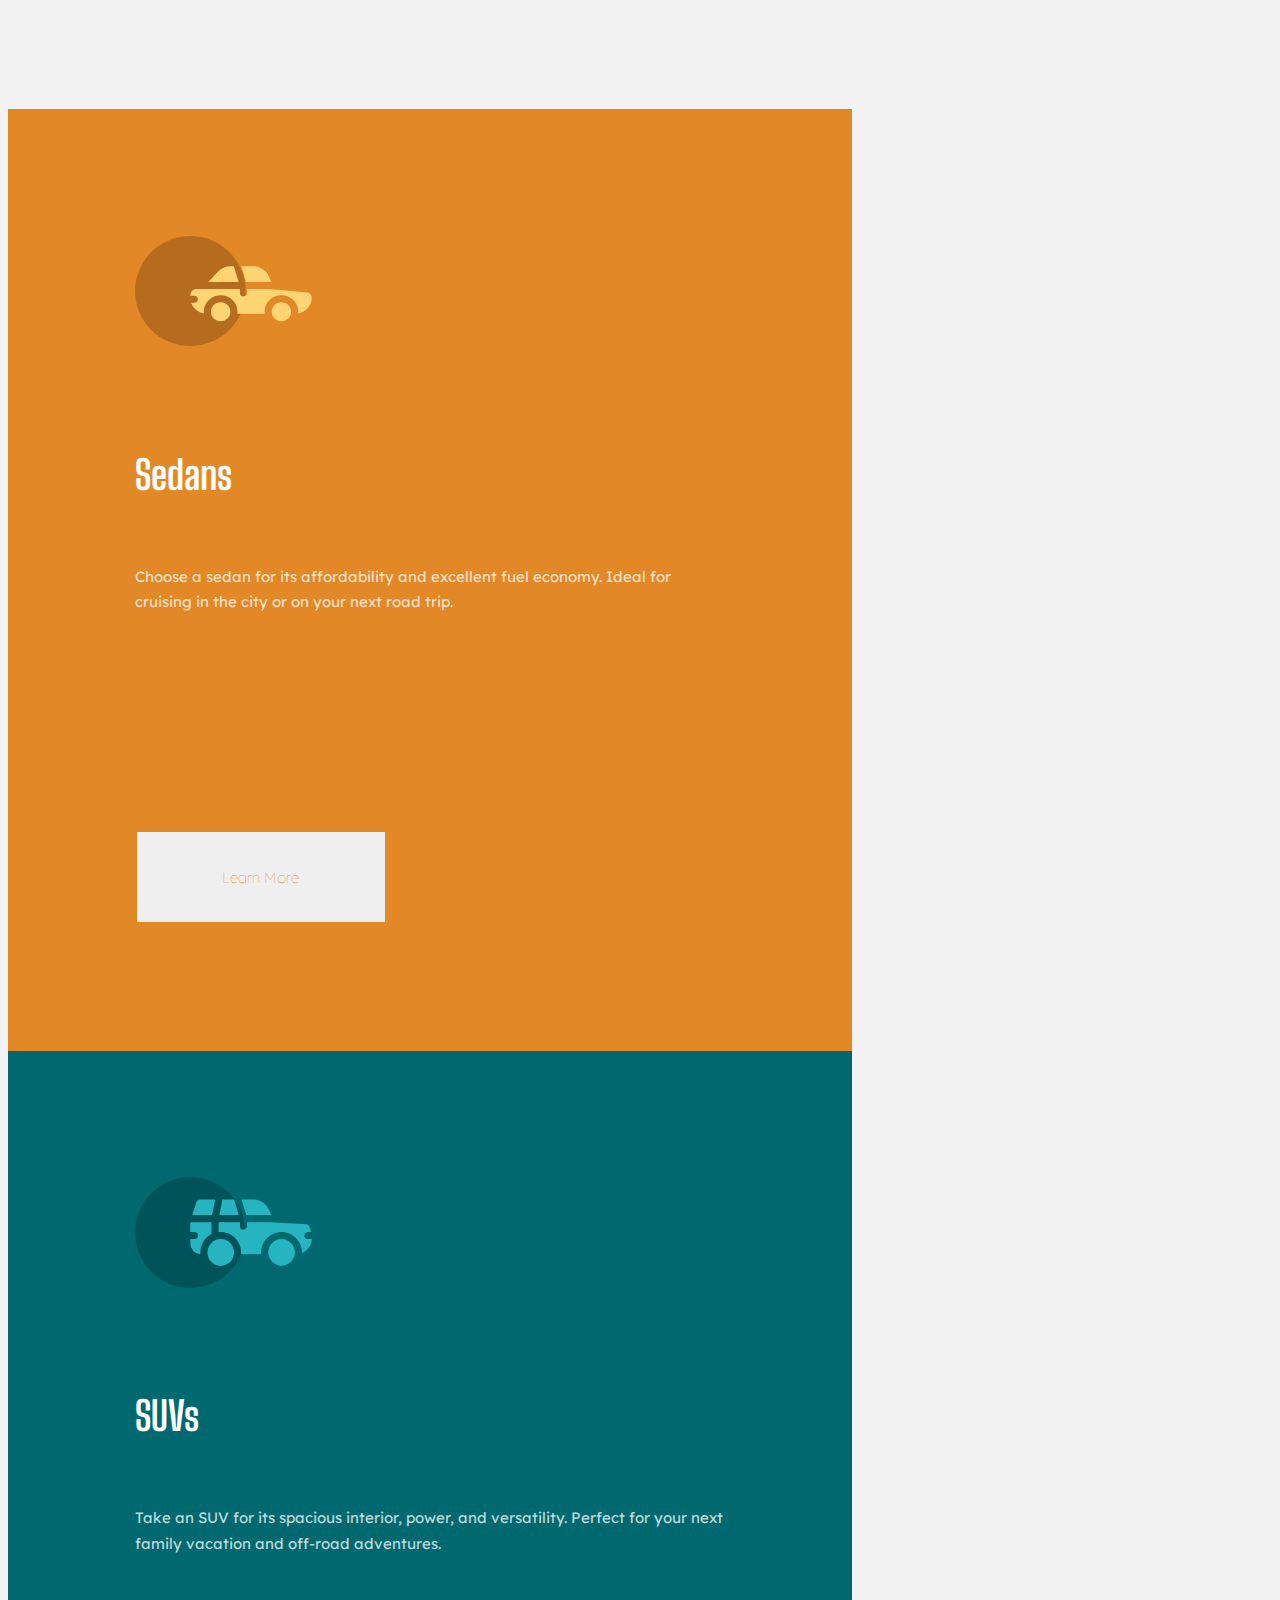
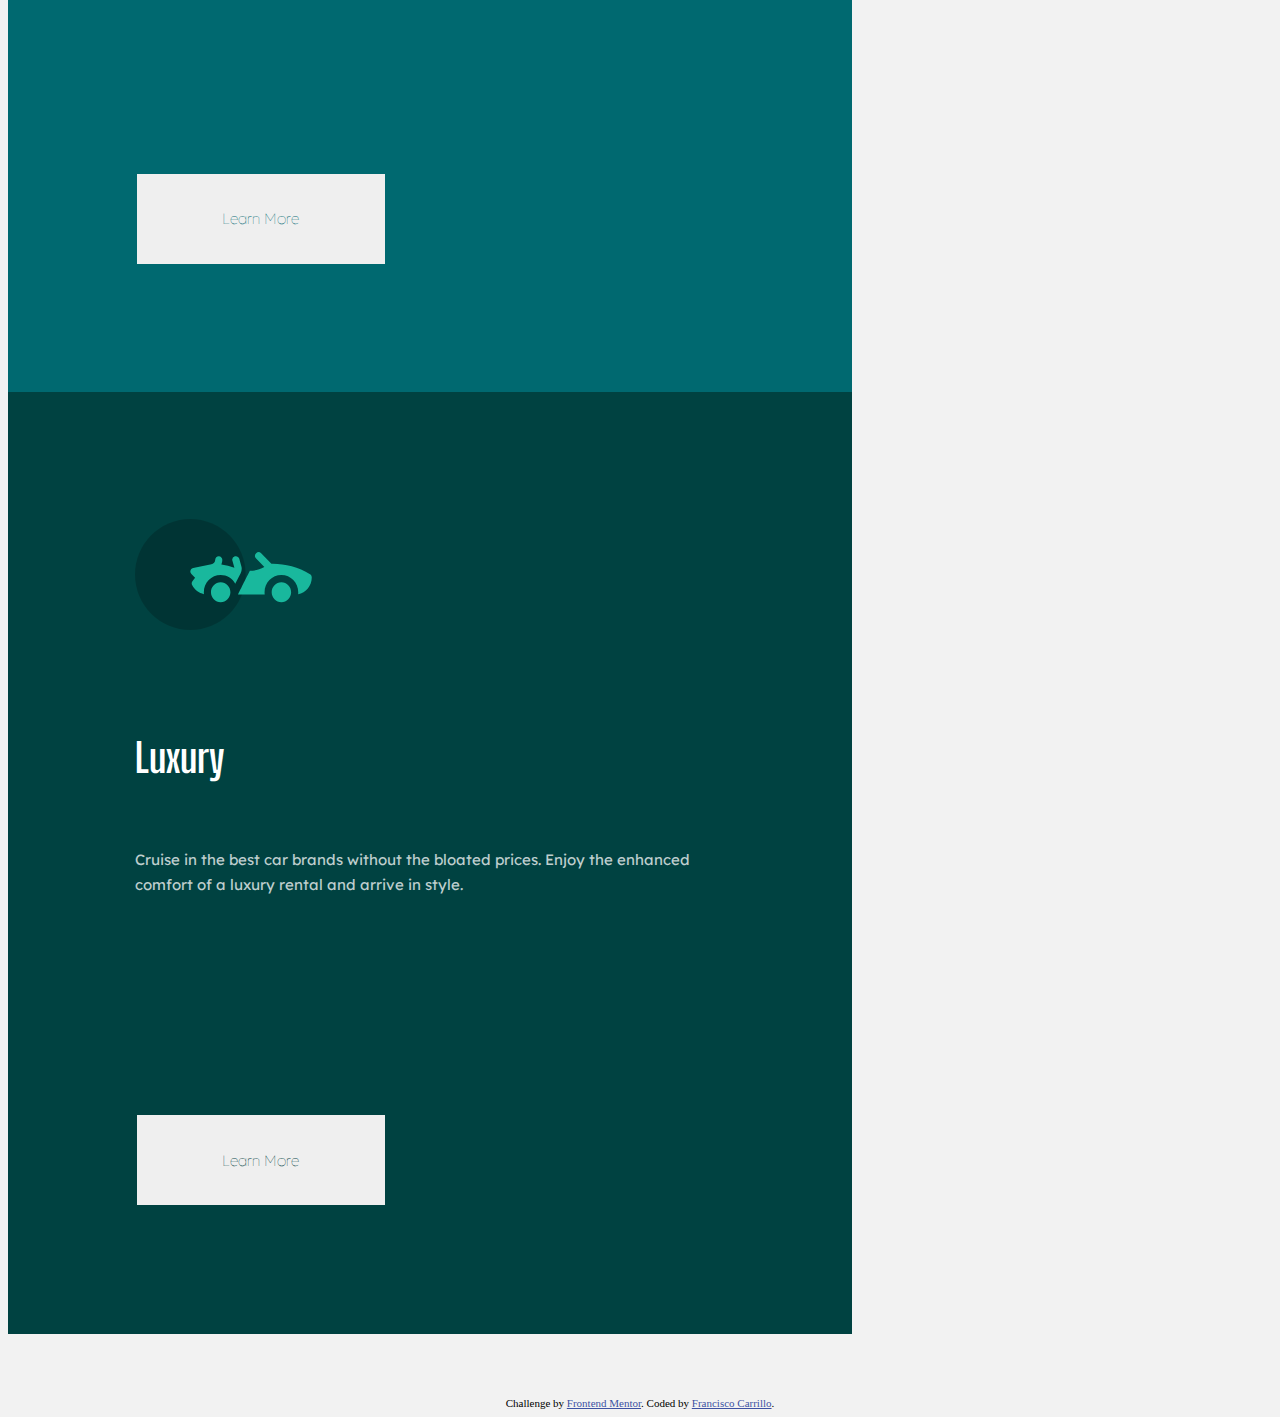
<file: 3-column-preview-card-component/index.html>
<!DOCTYPE html>
<html lang="en">
<head>
  <meta charset="UTF-8">
  <meta name="viewport" content="width=device-width, initial-scale=1.0"> <!-- displays site properly based on user's device -->
   <!-- BootStrap links  -->
   <link href="https://cdn.jsdelivr.net/npm/bootstrap@5.3.0-alpha1/dist/css/bootstrap.min.css" rel="stylesheet" integrity="sha384-GLhlTQ8iRABdZLl6O3oVMWSktQOp6b7In1Zl3/Jr59b6EGGoI1aFkw7cmDA6j6gD" crossorigin="anonymous">
   <!-- Google Fonts  -->
   <link rel="preconnect" href="https://fonts.googleapis.com">
   <link rel="preconnect" href="https://fonts.gstatic.com" crossorigin>
   <link href="https://fonts.googleapis.com/css2?family=Big+Shoulders+Display:wght@700&family=Lexend+Deca&display=swap" rel="stylesheet">
   <!-- Custom CSS StyleSheet  -->
   <link rel="stylesheet" href="./css/styles.css">
   <link rel="icon" type="image/png" sizes="32x32" href="./images/favicon-32x32.png">
    <title>Frontend Mentor | 3-column preview card component</title>
</head>
<body>
  <main>
    <section id="main">
      <!-- Main Container  -->
      <div class="container-fluid min-vh-100 d-flex align-items-center justify-content-center">
        <!-- Main Row  -->
        <div class="row w-100 justify-content-center main-row">
          <div class="col-md-12 col-lg-9 main-col">
            <!-- Card Groups  -->
            <div class="card-group">
              <!-- Cards Section  -->
              <div class="card card-sedan">
                <div class="card-body">
                  <img class="icon-card" src="./images/icon-sedans.svg " alt="sedan icon">
                  <h1 class="card-title text-uppercase">Sedans</h1>
                  <p class="card-text">Choose a sedan for its affordability and excellent fuel economy. Ideal for cruising in the city 
                    or on your next road trip.</p>
                  <button class="btn btn-light btn-lg rounded-pill">Learn More</button>
                </div>
              </div>
              <div class="card card-suvs">
                <div class="card-body">
                  <img class="icon-card" src="./images/icon-suvs.svg" alt="suvs icon">
                  <h1 class="card-title text-uppercase">SUVs</h1>
                  <p class="card-text">Take an SUV for its spacious interior, power, and versatility. Perfect for your next family vacation 
                    and off-road adventures.</p>
                  <button class="btn btn-light btn-lg rounded-pill">Learn More</button>
                </div>
              </div>
              <div class="card card-lux">
                <div class="card-body">
                  <img class="icon-card" src="./images/icon-luxury.svg" alt="luxury icon">
                  <h1 class="card-title text-uppercase">Luxury</h1>
                  <p class="card-text">Cruise in the best car brands without the bloated prices. Enjoy the enhanced comfort of a luxury 
                    rental and arrive in style.</p>
                  <button class="btn btn-light btn-lg rounded-pill">Learn More</button>
                </div>
              </div>
            </div>
          </div>
        </div>   
      </div>
    </section>
  </main>
  
  <footer>
    <div class="container-fluid">
      <div class="row  w-100 justify-content-center">
        <div class="col">
          <div class="attribution">
            Challenge by <a href="https://www.frontendmentor.io?ref=challenge" target="_blank">Frontend Mentor</a>. 
            Coded by <a href="https://github.com/frank-itachi">Francisco Carrillo</a>.
          </div>
        </div>
      </div>
    </div>
  </footer>

  <script src="https://cdn.jsdelivr.net/npm/bootstrap@5.3.0-alpha1/dist/js/bootstrap.bundle.min.js" integrity="sha384-w76AqPfDkMBDXo30jS1Sgez6pr3x5MlQ1ZAGC+nuZB+EYdgRZgiwxhTBTkF7CXvN" crossorigin="anonymous"></script>
</body>
</html>
</file>
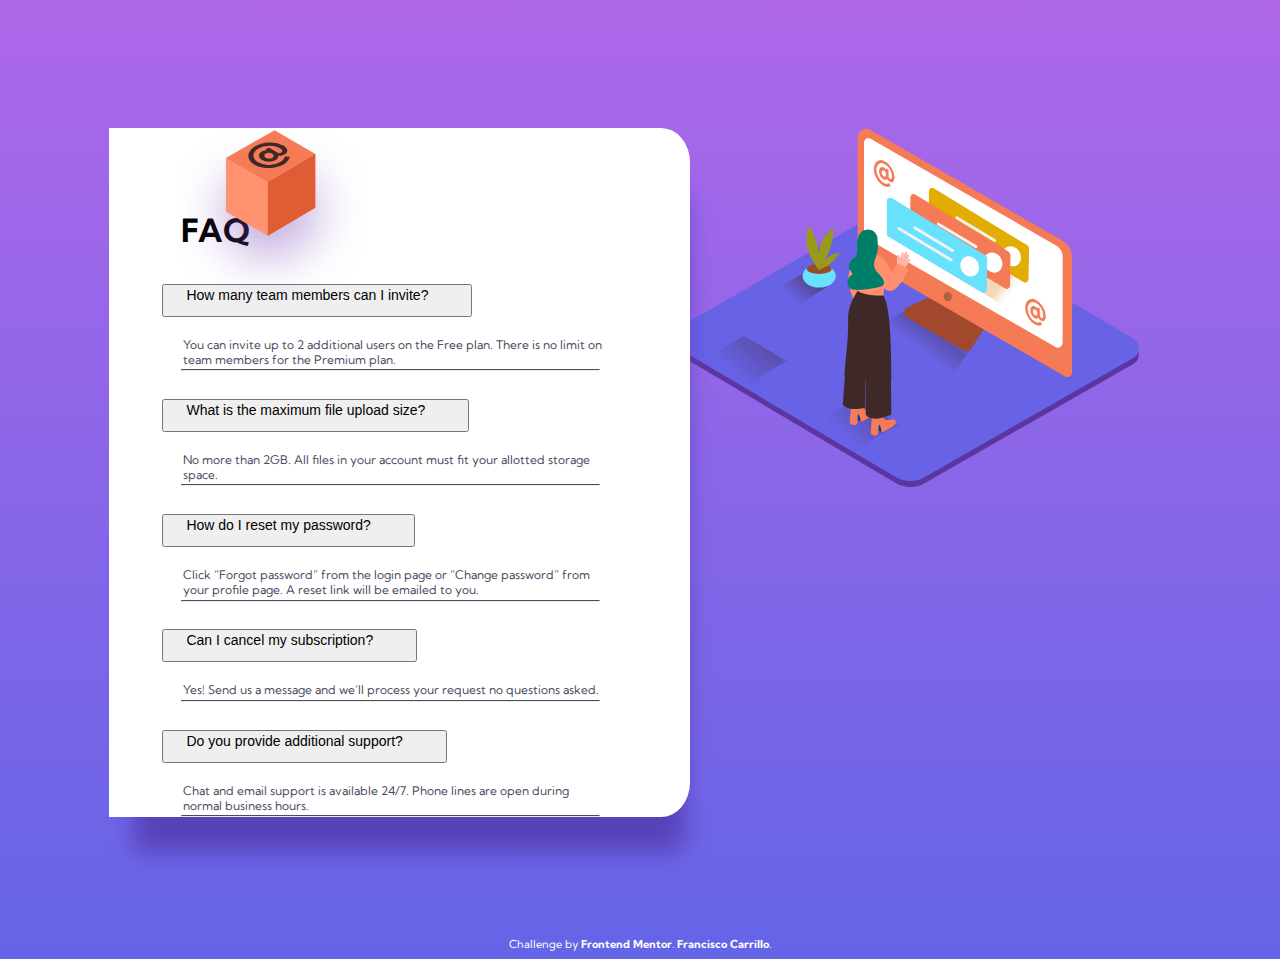
<file: faq-accordion-card/index.html>
<!DOCTYPE html>
<html lang="en">
<head>
    <meta charset="UTF-8">
    <meta http-equiv="X-UA-Compatible" content="IE=edge">
    <meta name="viewport" content="width=device-width, initial-scale=1.0">
    <!-- BootStrap links  -->
    <link href="https://cdn.jsdelivr.net/npm/bootstrap@5.3.0-alpha1/dist/css/bootstrap.min.css" rel="stylesheet" integrity="sha384-GLhlTQ8iRABdZLl6O3oVMWSktQOp6b7In1Zl3/Jr59b6EGGoI1aFkw7cmDA6j6gD" crossorigin="anonymous">
    <!-- Google Fonts  -->
    <link rel="preconnect" href="https://fonts.googleapis.com">
    <link rel="preconnect" href="https://fonts.gstatic.com" crossorigin>
    <link href="https://fonts.googleapis.com/css2?family=Kumbh+Sans:wght@400;700&display=swap" rel="stylesheet">
    <!-- Custom CSS StyleSheet  -->
    <link rel="stylesheet" href="./css/styles.css">
    <link rel="icon" type="image/png" sizes="32x32" href="./images/favicon-32x32.png">
    <title>Frontend Mentor | FAQ Accordion Card</title>
</head>
<body>
    <main>
        <section id="main-section">
            <div class="container-fluid">
                <div class="row min-vh-100">
                    <div class="col-md-2 col sec-col-1">
                        <img class="box-img" src="./images/illustration-box-desktop.svg" alt="box illustration image">
                    </div>
                    <div class="col-12 col-md-4 col sec-col-2">
                        <picture>
                            <source srcset="./images/illustration-woman-online-mobile.svg"
                                media="(max-width: 768px)">
                            <img class="main-img" src="./images/illustration-woman-online-desktop.svg" alt="allustration woman image">
                        </picture>
                    </div>
                    <div class="col-12 col-md-5 col sec-col-3">
                        <h1 class="main-title">FAQ</h1>
                        <!-- Accordion Section  -->
                        <div class="accordion accordion-flush" id="faq-accordion">
                            <div class="accordion-item">
                            <h2 class="accordion-header" id="flush-headingOne">
                                <button class="accordion-button collapsed" type="button" data-bs-toggle="collapse" data-bs-target="#flush-collapseOne" aria-expanded="false" aria-controls="flush-collapseOne">
                                    How many team members can I invite?
                                </button>
                            </h2>
                            <div id="flush-collapseOne" class="accordion-collapse collapse" aria-labelledby="flush-headingOne" data-bs-parent="#faq-accordion">
                                <div class="accordion-body">You can invite up to 2 additional users on the Free plan. There is no limit on 
                                    team members for the Premium plan.</div>
                            </div>
                            </div>
                            <hr class="devider">
                            <div class="accordion-item">
                            <h2 class="accordion-header" id="flush-headingTwo">
                                <button class="accordion-button collapsed" type="button" data-bs-toggle="collapse" data-bs-target="#flush-collapseTwo" aria-expanded="false" aria-controls="flush-collapseTwo">
                                    What is the maximum file upload size?
                                </button>
                            </h2>
                            <div id="flush-collapseTwo" class="accordion-collapse collapse" aria-labelledby="flush-headingTwo" data-bs-parent="#faq-accordion">
                                <div class="accordion-body">No more than 2GB. All files in your account must fit your allotted storage space.</div>
                            </div>
                            </div>
                            <hr class="devider">
                            <div class="accordion-item">
                            <h2 class="accordion-header" id="flush-headingThree">
                                <button class="accordion-button collapsed" type="button" data-bs-toggle="collapse" data-bs-target="#flush-collapseThree" aria-expanded="false" aria-controls="flush-collapseThree">
                                    How do I reset my password?
                                </button>
                            </h2>
                            <div id="flush-collapseThree" class="accordion-collapse collapse" aria-labelledby="flush-headingThree" data-bs-parent="#faq-accordion">
                                <div class="accordion-body">Click “Forgot password” from the login page or “Change password” from your profile page.
                                    A reset link will be emailed to you.</div>
                            </div>
                            </div>
                            <hr class="devider">
                            <div class="accordion-item">
                                <h2 class="accordion-header" id="flush-headingFour">
                                <button class="accordion-button collapsed" type="button" data-bs-toggle="collapse" data-bs-target="#flush-collapseFour" aria-expanded="false" aria-controls="flush-collapseThree">
                                    Can I cancel my subscription?
                                </button>
                                </h2>
                                <div id="flush-collapseFour" class="accordion-collapse collapse" aria-labelledby="flush-headingFour" data-bs-parent="#faq-accordion">
                                <div class="accordion-body">Yes! Send us a message and we’ll process your request no questions asked.</div>
                                </div>
                            </div>
                            <hr class="devider">
                            <div class="accordion-item">
                                <h2 class="accordion-header" id="flush-headingFive">
                                <button class="accordion-button collapsed" type="button" data-bs-toggle="collapse" data-bs-target="#flush-collapseFive" aria-expanded="false" aria-controls="flush-collapseThree">
                                    Do you provide additional support?
                                </button>
                                </h2>
                                <div id="flush-collapseFive" class="accordion-collapse collapse" aria-labelledby="flush-headingFive" data-bs-parent="#faq-accordion">
                                <div class="accordion-body">Chat and email support is available 24/7. Phone lines are open during normal business hours.</div>
                                </div>
                            </div>
                            <hr class="devider">
                      </div>
                      <!-- End Accordion Section  -->
                    </div>
                </div>
            </div>
        </section>

        <footer>
            <div class="container-fluid">
                <div class="row justify-content-center footer-row">
                    <div class="col-12 col-md-6 footer-col footer-col">
                        <!-- Attribution  Section -->
                        <div class="attribution">
                            Challenge by <a href="https://www.frontendmentor.io?ref=challenge" target="_blank">Frontend Mentor</a>. 
                            <a href="https://github.com/frank-itachi">Francisco Carrillo</a>.
                          </div>
                    </div>
                </div>
            </div>
        </footer>
    </main>
    <script src="https://cdn.jsdelivr.net/npm/bootstrap@5.3.0-alpha1/dist/js/bootstrap.bundle.min.js" integrity="sha384-w76AqPfDkMBDXo30jS1Sgez6pr3x5MlQ1ZAGC+nuZB+EYdgRZgiwxhTBTkF7CXvN" crossorigin="anonymous"></script>
</body>
</html>
</file>
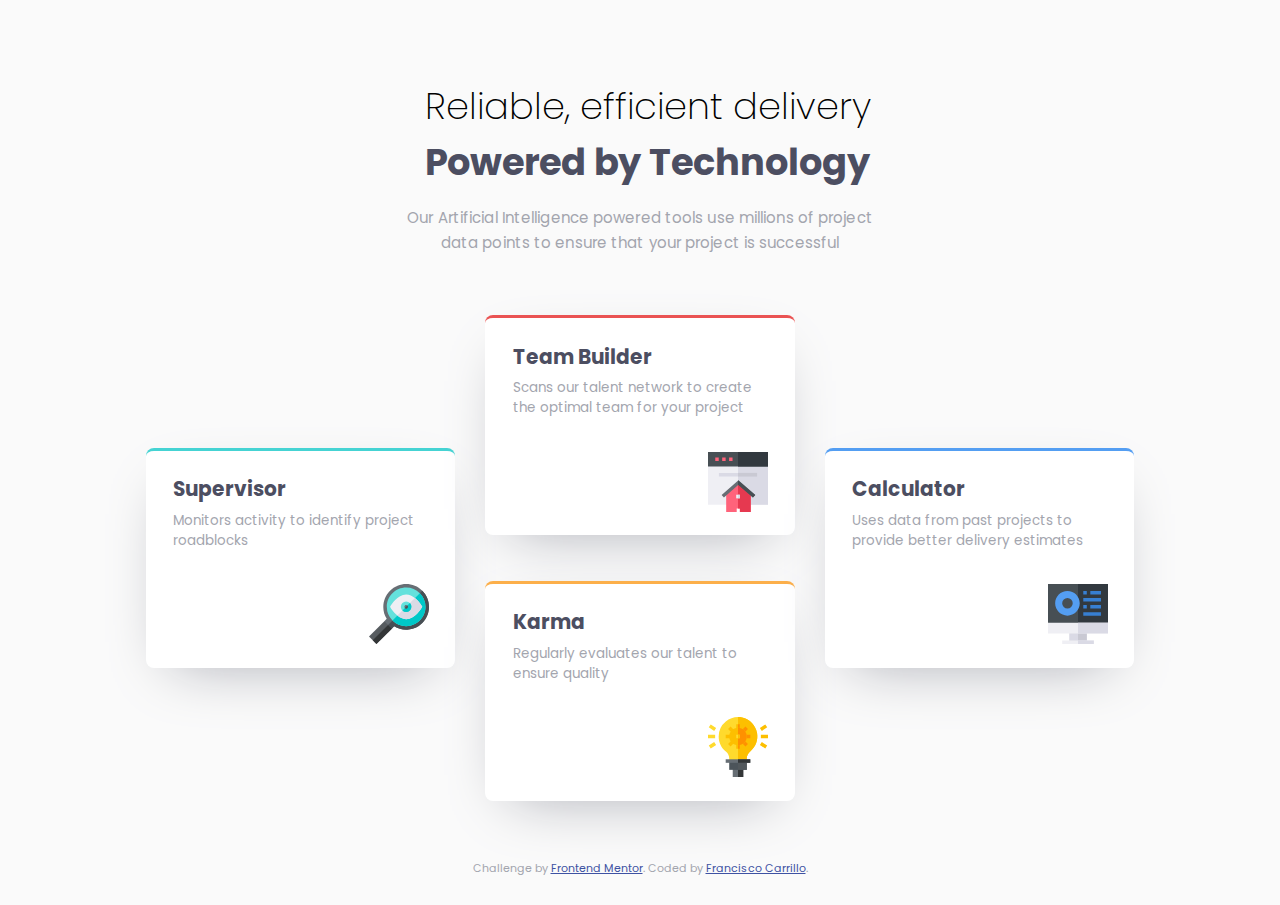
<file: four-card-feature-section/index.html>
<!DOCTYPE html>
<html lang="en">
<head>
    <meta charset="UTF-8">
    <meta http-equiv="X-UA-Compatible" content="IE=edge">
    <meta name="viewport" content="width=device-width, initial-scale=1.0">
    <link rel="icon" type="image/png" sizes="32x32" href="./images/favicon-32x32.png">
    <link rel="stylesheet" href="./css/main.css">
    <title>Frontend Mentor | Four card feature section</title>
</head>
<body>
        <header>
            <div class="container">
                <h1>Reliable, efficient delivery</h1>
                <h2>Powered by Technology</h2>
          
                <p>Our Artificial Intelligence powered tools use millions of project data points 
                to ensure that your project is successful
                </p>
            </div>
        </header>
        <main>
                <article class="_card">
                    <h1 class="_card_title">Supervisor</h1>
                    <p class="_card_text">Monitors activity to identify project roadblocks</p>
                    <div class="_card_img">
                        <img src="./images/icon-supervisor.svg" alt="Icon">
                    </div>
                </article>
                <article class="_card">
                    <h1 class="_card_title">Team Builder</h1>
                    <p class="_card_text">Scans our talent network to create the optimal team for your project</p>
                    <div class="_card_img">
                        <img src="./images/icon-team-builder.svg" alt="Icon">
                    </div>
                </article>
                <article class="_card">
                    <h1 class="_card_title">Karma</h1>
                    <p class="_card_text">Regularly evaluates our talent to ensure quality</p>
                    <div class="_card_img">
                        <img src="./images/icon-karma.svg" alt="Icon">
                    </div>
                </article>
                <article class="_card">
                    <h1 class="_card_title">Calculator</h1>
                    <p class="_card_text">Uses data from past projects to provide better delivery estimates</p>
                    <div class="_card_img">
                        <img src="./images/icon-calculator.svg" alt="Icon">
                    </div>
                </article>
        </main>
        <footer>
            <p class="attribution">
                Challenge by <a href="https://www.frontendmentor.io?ref=challenge" target="_blank">Frontend Mentor</a>. 
                Coded by <a href="https://github.com/frank-itachi">Francisco Carrillo</a>.
              </p>
        </footer>
</body>
</html>
</file>
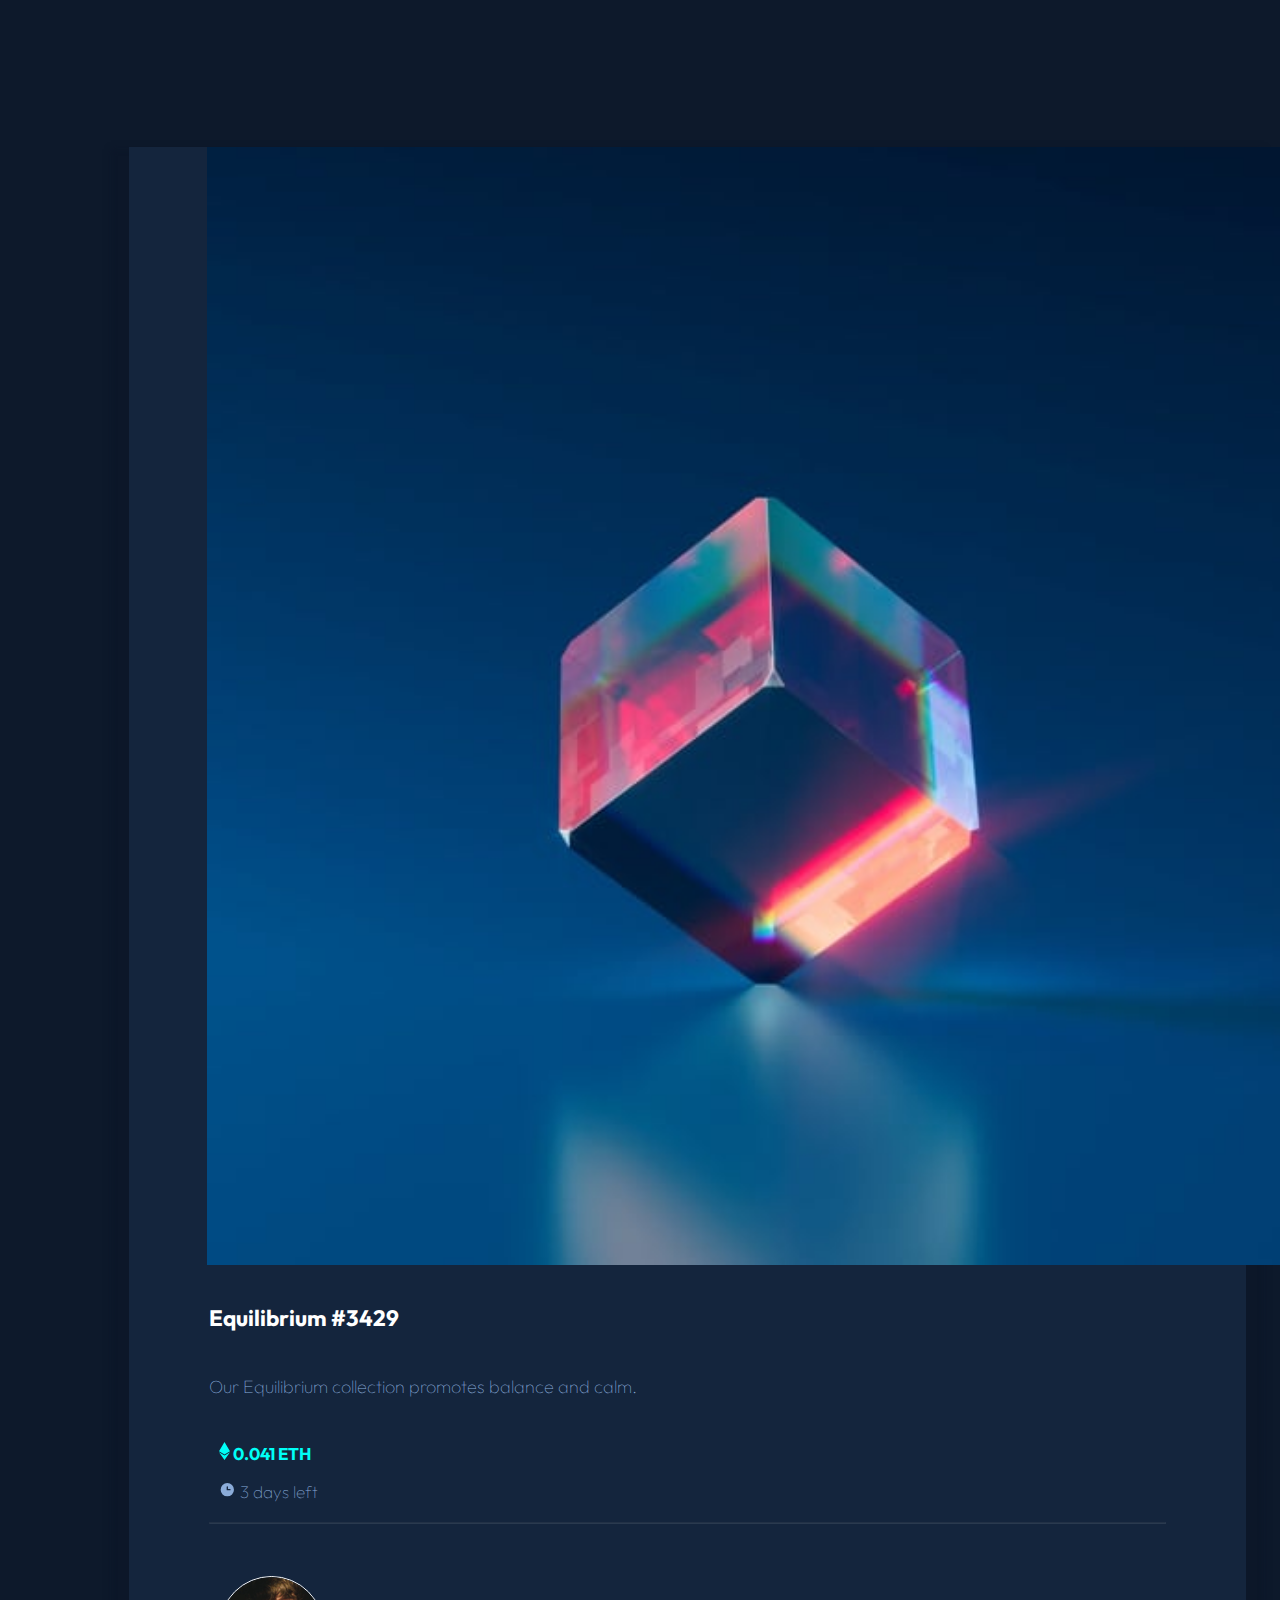
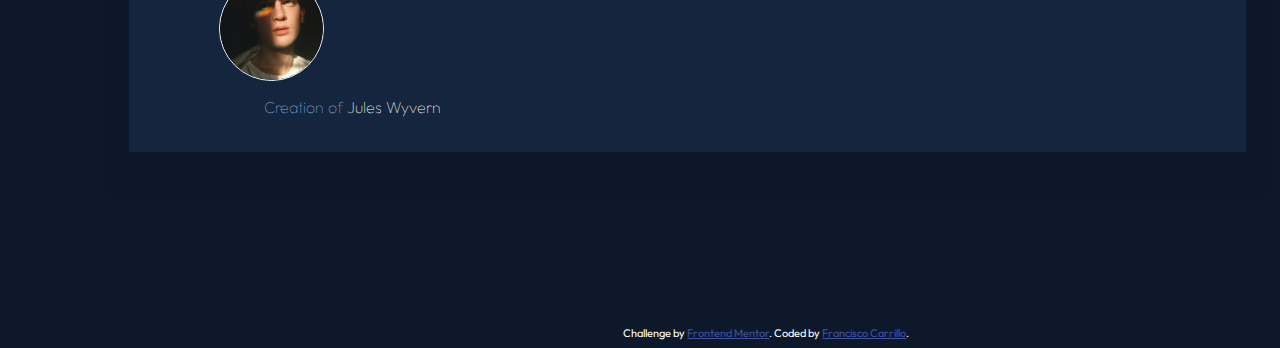
<file: nft-preview-card-component/index.html>
<!DOCTYPE html>
<html lang="en">
<head>
  <meta charset="UTF-8">
  <meta name="viewport" content="width=device-width, initial-scale=1.0"> <!-- displays site properly based on user's device -->
   <!-- BootStrap links  -->
   <link href="https://cdn.jsdelivr.net/npm/bootstrap@5.3.0-alpha1/dist/css/bootstrap.min.css" rel="stylesheet" integrity="sha384-GLhlTQ8iRABdZLl6O3oVMWSktQOp6b7In1Zl3/Jr59b6EGGoI1aFkw7cmDA6j6gD" crossorigin="anonymous">
   <!-- Google Fonts  -->
   <link rel="preconnect" href="https://fonts.googleapis.com">
   <link rel="preconnect" href="https://fonts.gstatic.com" crossorigin>
   <link href="https://fonts.googleapis.com/css2?family=Outfit:wght@300;400;600&display=swap" rel="stylesheet">
   <!-- Custom CSS StyleSheet  -->
   <link rel="stylesheet" href="./css/styles.css">
   <link rel="icon" type="image/png" sizes="32x32" href="./images/favicon-32x32.png">
   <title>Frontend Mentor | NFT preview card component</title>
</head>
<body>
  <main>
    <section id="main">
      <div class="container-fluid min-vh-100 d-flex align-items-center justify-content-center">
        <div class="row w-100 justify-content-center">
          <div class="col-sm-8 col-md-6 col-lg-4 main-col">
            <div class="card broder-light rounded-4">
              <a class="img-link rounded-3" href="#">
                <img class="main-img rounded-3" src="./images/image-equilibrium.jpg" class="card-img-top" alt="...">
                <img class="icon-view" src="./images/icon-view.svg" alt="icon view">
              </a>
              <div class="card-body">
                <h1 class="card-title">
                    <a href="#">Equilibrium #3429</a>
                </h1>
                <p class="card-text">Our Equilibrium collection promotes balance and calm.</p>
                <div class="d-flex justify-content-between coin-section">
                  <p class="coin">
                    <img src="./images/icon-ethereum.svg" alt="etherium-icon">
                    <em>0.041 ETH</em>
                  </p>
                  <p>
                    <img src="./images/icon-clock.svg" alt="etherium-icon">
                    <em>3 days left</em>
                  </p>
                </div>
                <hr>
                <div class="d-flex creator-section">
                  <img class="avatar-img" src="./images/image-avatar.png" alt="">
                  <p>Creation of <a href="#">Jules Wyvern</a></p>
                </div>
              </div>
            </div>
          </div>
        </div>   
      </div>
    </section>
  </main>
  
  <footer>
    <div class="container-fluid">
      <div class="row justify-content-center">
        <div class="col-sm-8 col-md-6 col-lg-4">
          <div class="attribution">
            Challenge by <a href="https://www.frontendmentor.io?ref=challenge" target="_blank">Frontend Mentor</a>. 
            Coded by <a href="#">Francisco Carrillo</a>.
          </div>
        </div>
      </div>
    </div>
  </footer>

  <script src="https://cdn.jsdelivr.net/npm/bootstrap@5.3.0-alpha1/dist/js/bootstrap.bundle.min.js" integrity="sha384-w76AqPfDkMBDXo30jS1Sgez6pr3x5MlQ1ZAGC+nuZB+EYdgRZgiwxhTBTkF7CXvN" crossorigin="anonymous"></script>
</body>
</html>
</file>
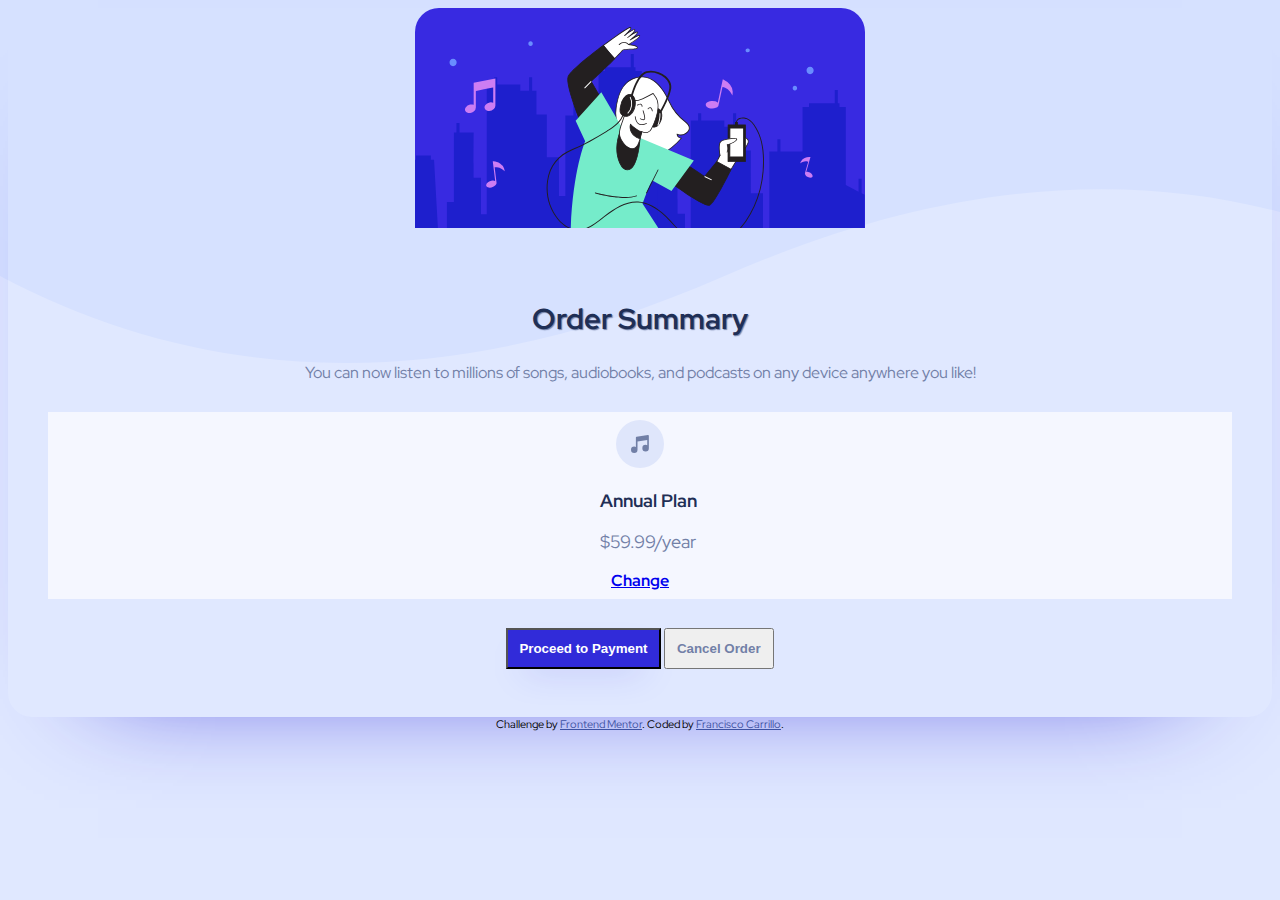
<file: order-summary-component/index.html>
<!DOCTYPE html>
<html lang="en">
<head>
    <meta charset="UTF-8">
    <meta http-equiv="X-UA-Compatible" content="IE=edge">
    <meta name="viewport" content="width=device-width, initial-scale=1.0">
    <!-- BootStrap links  -->
    <link href="https://cdn.jsdelivr.net/npm/bootstrap@5.3.0-alpha1/dist/css/bootstrap.min.css" rel="stylesheet" integrity="sha384-GLhlTQ8iRABdZLl6O3oVMWSktQOp6b7In1Zl3/Jr59b6EGGoI1aFkw7cmDA6j6gD" crossorigin="anonymous">
    <!-- Google Fonts  -->
    <link rel="preconnect" href="https://fonts.googleapis.com">
    <link rel="preconnect" href="https://fonts.gstatic.com" crossorigin>
    <link href="https://fonts.googleapis.com/css2?family=Outfit:wght@400;700&family=Red+Hat+Display:wght@500;700;900&display=swap" rel="stylesheet">
    <!-- Custom CSS StyleSheet  -->
    <link rel="stylesheet" href="./css/styles.css">
    <link rel="icon" type="image/png" sizes="32x32" href="./images/favicon-32x32.png">
    <title>Order summary card | Francisco Carrillo</title>
</head>
<body>
    <section id="main" class="container-fluid min-vh-100 d-flex align-items-center">
        <div class="row w-100 justify-content-center">
            <div class="col-md-4 col-lg-4">
                <div class="card border-light main-card">
                    <img class="card-image" src="./images/illustration-hero.svg" class="card-img-top" alt="...">
                    <div class="card-body">
                      <h1 class="card-title">Order Summary</h1>
                      <p class="card-text">  You can now listen to millions of songs, audiobooks, and podcasts on any 
                        device anywhere you like!</p>
                        <div class="d-flex align-items-center rounded-4 plans">
                            <img class="music-icon" src="./images/icon-music.svg" alt="">
                            <div class="text-start plan-description">
                                <h2>Annual Plan</h2> 
                                <p>$59.99/year </p>
                            </div>
                            <a class="ms-auto change-link" href="#">Change</a>
                        </div>
                        <div class="d-grid gap-4 main-card-buttons">
                            <button class="btn btn-lg fs-6 rounded-3 proceed-btn">Proceed to Payment</button>
                            <button class="btn btn-lg fs-6 cancel-btn">Cancel Order</button>
                        </div>
                    </div>
                  </div>
            </div>
        </div>
    </section>
    <footer>
        <div class="attribution">
            Challenge by <a href="https://www.frontendmentor.io?ref=challenge" target="_blank">Frontend Mentor</a>. 
            Coded by <a href="https://github.com/frank-itachi/Web-Development/tree/master/order-summary-component">Francisco Carrillo</a>.
        </div>
    </footer>
    <script src="https://cdn.jsdelivr.net/npm/bootstrap@5.3.0-alpha1/dist/js/bootstrap.bundle.min.js" integrity="sha384-w76AqPfDkMBDXo30jS1Sgez6pr3x5MlQ1ZAGC+nuZB+EYdgRZgiwxhTBTkF7CXvN" crossorigin="anonymous"></script>
</body>
</html>
</file>
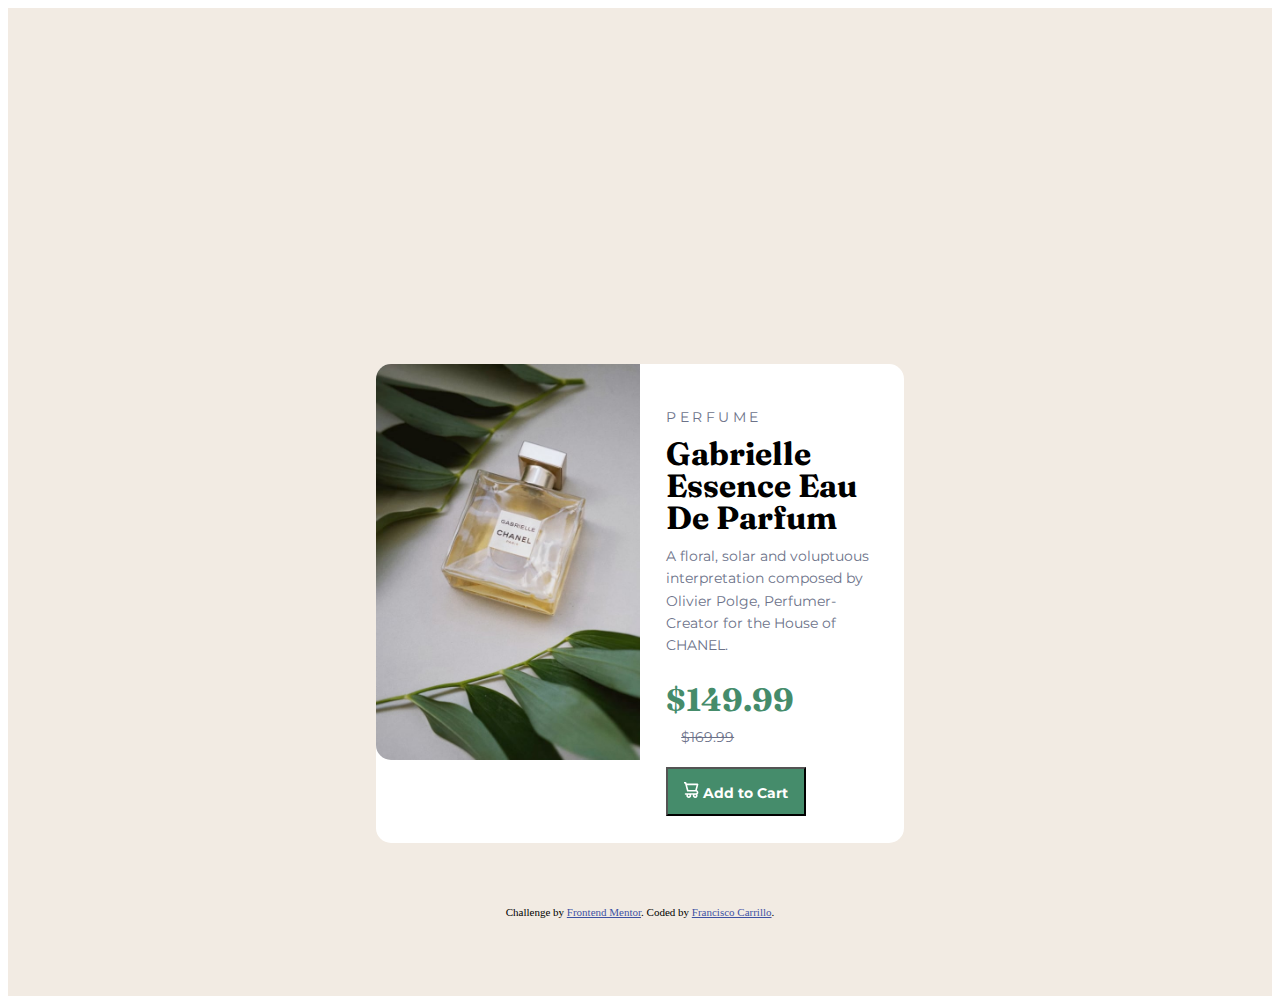
<file: product-preview-card-component/index.html>
<!DOCTYPE html>
<html lang="en">
<head>
    <meta charset="UTF-8">
    <meta http-equiv="X-UA-Compatible" content="IE=edge">
    <meta name="viewport" content="width=device-width, initial-scale=1.0">
    <!-- BootStrap links  -->
    <link href="https://cdn.jsdelivr.net/npm/bootstrap@5.3.0-alpha1/dist/css/bootstrap.min.css" rel="stylesheet" integrity="sha384-GLhlTQ8iRABdZLl6O3oVMWSktQOp6b7In1Zl3/Jr59b6EGGoI1aFkw7cmDA6j6gD" crossorigin="anonymous">
    <!-- Google Fonts  -->
    <link rel="preconnect" href="https://fonts.googleapis.com">
    <link rel="preconnect" href="https://fonts.gstatic.com" crossorigin>
    <link href="https://fonts.googleapis.com/css2?family=Fraunces:opsz,wght@9..144,700&family=Montserrat:wght@500;700&display=swap" rel="stylesheet">
    <!-- Custom CSS StyleSheet  -->
    <link rel="stylesheet" href="./css/main.css">
    <link rel="icon" type="image/png" sizes="32x32" href="./images/favicon-32x32.png">
    <title>Frontend Mentor | Product preview card component</title> 
</head>
<body>
    <main>
        <section id="main-section">
            <article id="main-card">
                <div class="c-img">
                    <picture>
                        <source srcset="./images/image-product-mobile.jpg" media="(max-width: 768px)">
                        <img src="./images/image-product-desktop.jpg" alt=" Image Product Preview">
                    </picture>
                </div>
                <div class="c-content">
                    <p class="header">perfume</p>
                    <h1 class="c-title">Gabrielle Essence Eau De Parfum</h1>
                    <p class="c-text">
                            A floral, solar and voluptuous interpretation composed by Olivier Polge, 
                            Perfumer-Creator for the House of CHANEL.
                    </p>
                    <div class="d-flex justify-content-start price-section">
                        <h2>$149.99</h2>
                        <p>$169.99</p>
                    </div>
                    <div class="d-grid gap-4 c-buttons">
                    <button class="btn btn-lg add-btn">
                        <img class="cart-icon" src="./images/icon-cart.svg" alt="">
                        Add to Cart
                    </button>
                </div>
            </article>
        </section>
        <footer>
            <div class="attribution">
                Challenge by <a href="https://www.frontendmentor.io?ref=challenge" target="_blank">Frontend Mentor</a>. 
                Coded by <a href="https://github.com/frank-itachi">Francisco Carrillo</a>.
            </div>
        </footer>
    </main>
</body>
</html>
</file>
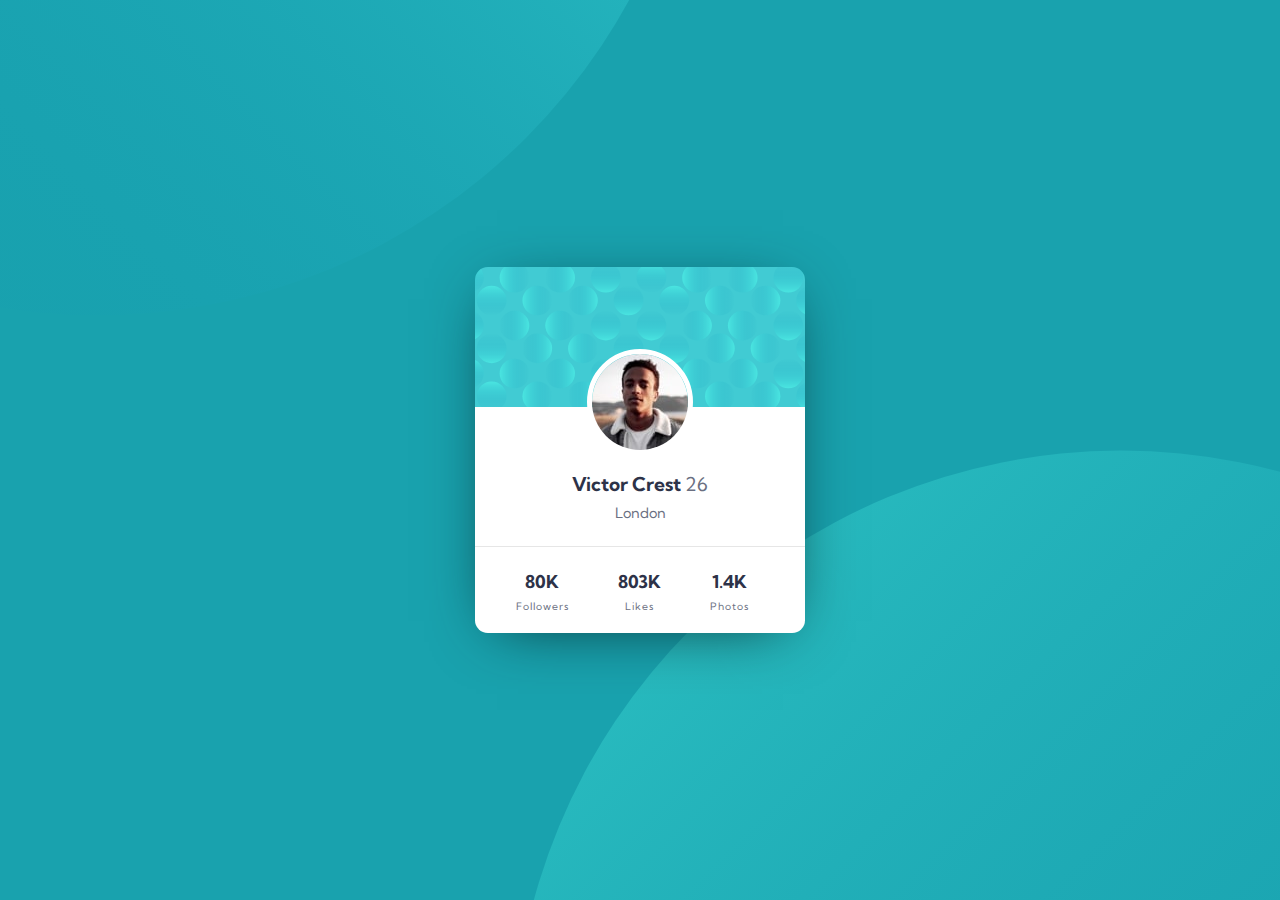
<file: profile-card-component/index.html>
<!DOCTYPE html>
<html lang="en">
<head>
    <meta charset="UTF-8">
    <meta http-equiv="X-UA-Compatible" content="IE=edge">
    <meta name="viewport" content="width=device-width, initial-scale=1.0">
    <link rel="icon" type="image/png" sizes="32x32" href="./images/favicon-32x32.png">
    <link rel="stylesheet" href="./css/main.css">
    <title>Frontend Mentor | Profile card component</title>
</head>
<body>
    <main>
        <article class="card">
            <!-- <div class="card-top-sec"></div> -->
            <div class="card-info-section">
                <img src="./images/image-victor.jpg" alt="Profile Picture">
                <h1 class="profile-name">Victor Crest <span>26</span></h1>
                <p class="country">London</p>              
                <hr class="devider">
                <ul>
                    <li>
                        <h2>80K</h2>
                        <p>Followers</p>
                    </li>
                    <li>
                        <h2>803K</h2>
                        <p>Likes</p>
                    </li>
                    <li>
                        <h2>1.4K</h2>
                        <p>Photos</p>
                    </li>
                </ul>
            </div>
        </article>
    </main>
</body>
</html>
</file>
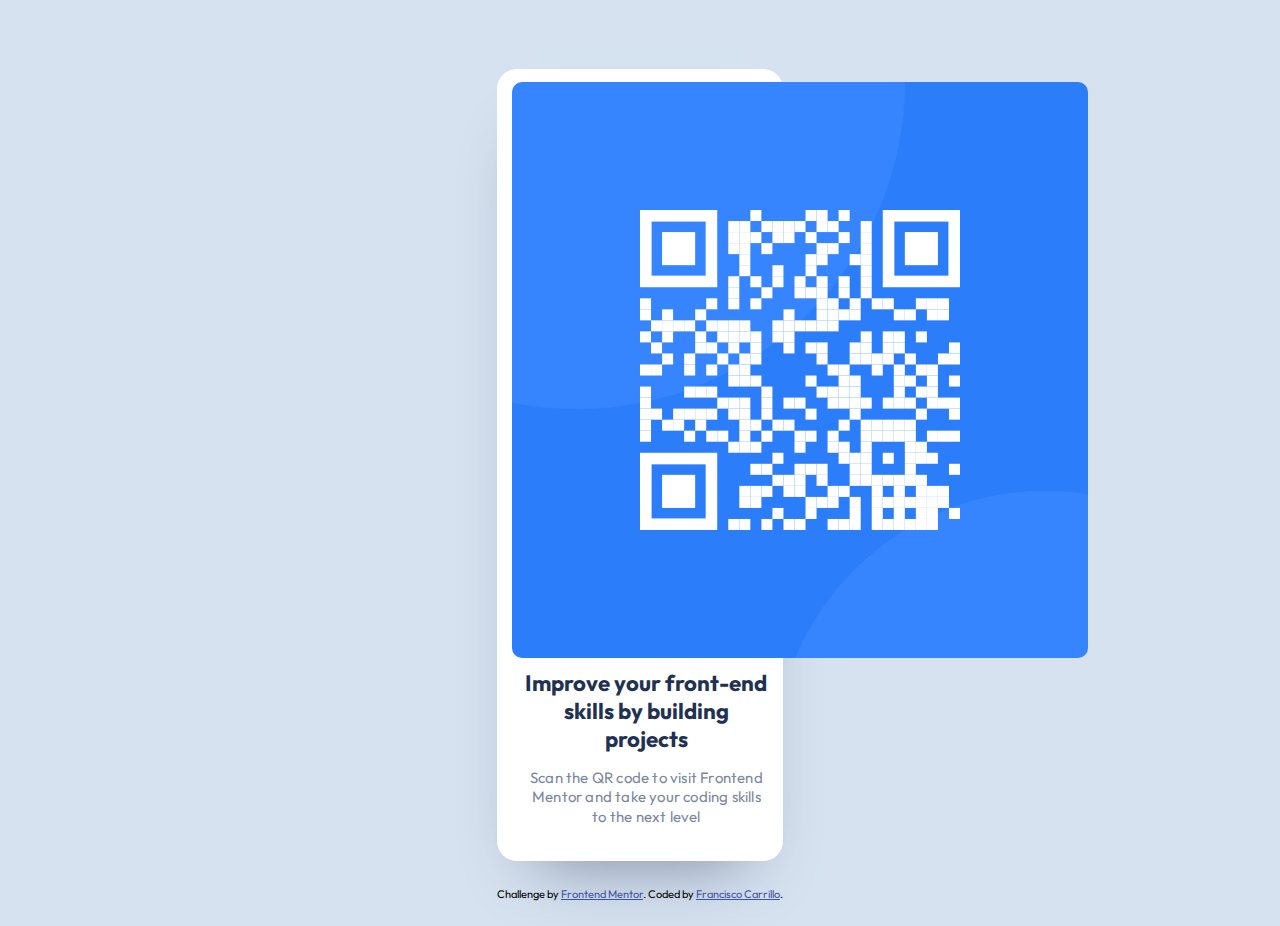
<file: qr-code-component/index.html>
<!DOCTYPE html>
<html lang="en">
<head>
    <meta charset="UTF-8">
    <meta http-equiv="X-UA-Compatible" content="IE=edge">
    <meta name="viewport" content="width=device-width, initial-scale=1.0">
    <!-- BootStrap links  -->
  <link href="https://cdn.jsdelivr.net/npm/bootstrap@5.3.0-alpha1/dist/css/bootstrap.min.css" rel="stylesheet" integrity="sha384-GLhlTQ8iRABdZLl6O3oVMWSktQOp6b7In1Zl3/Jr59b6EGGoI1aFkw7cmDA6j6gD" crossorigin="anonymous">
  <!-- Google Fonts  -->
  <link rel="preconnect" href="https://fonts.googleapis.com">
  <link rel="preconnect" href="https://fonts.gstatic.com" crossorigin>
  <link href="https://fonts.googleapis.com/css2?family=Merriweather&family=Montserrat:wght@100;400;900&family=Outfit:wght@400;700&family=Ubuntu:wght@300;400;700&display=swap" rel="stylesheet">
  <!-- Custom CSS StyleSheet  -->
  <link rel="stylesheet" href="css/main.css">
  <link rel="icon" type="image/png" sizes="32x32" href="./images/favicon-32x32.png">
  <title>QR code component | Francisco Carrillo</title>
</head>
<body>
    <main>
        <section id="main-content">
            <div class="card" id="main-card">
                <img class="card-img-top" src="./images/image-qr-code.png" alt="QR code image">
                <div class="card-body">
                  <h1 class="card-title">Improve your front-end skills by building projects</h1>
                  <p class="card-text">Scan the QR code to visit Frontend Mentor and take your coding skills to the next level</p>
                </div>
              </div>
        </section>
        <footer>
            <div class="attribution">
                Challenge by <a href="https://www.frontendmentor.io?ref=challenge" target="_blank">Frontend Mentor</a>. 
                Coded by <a href="https://github.com/frank-itachi/Web-Development/tree/master/qr-code-component">Francisco Carrillo</a>.
              </div>
        </footer>
    </main>
</body>
</html>
</file>
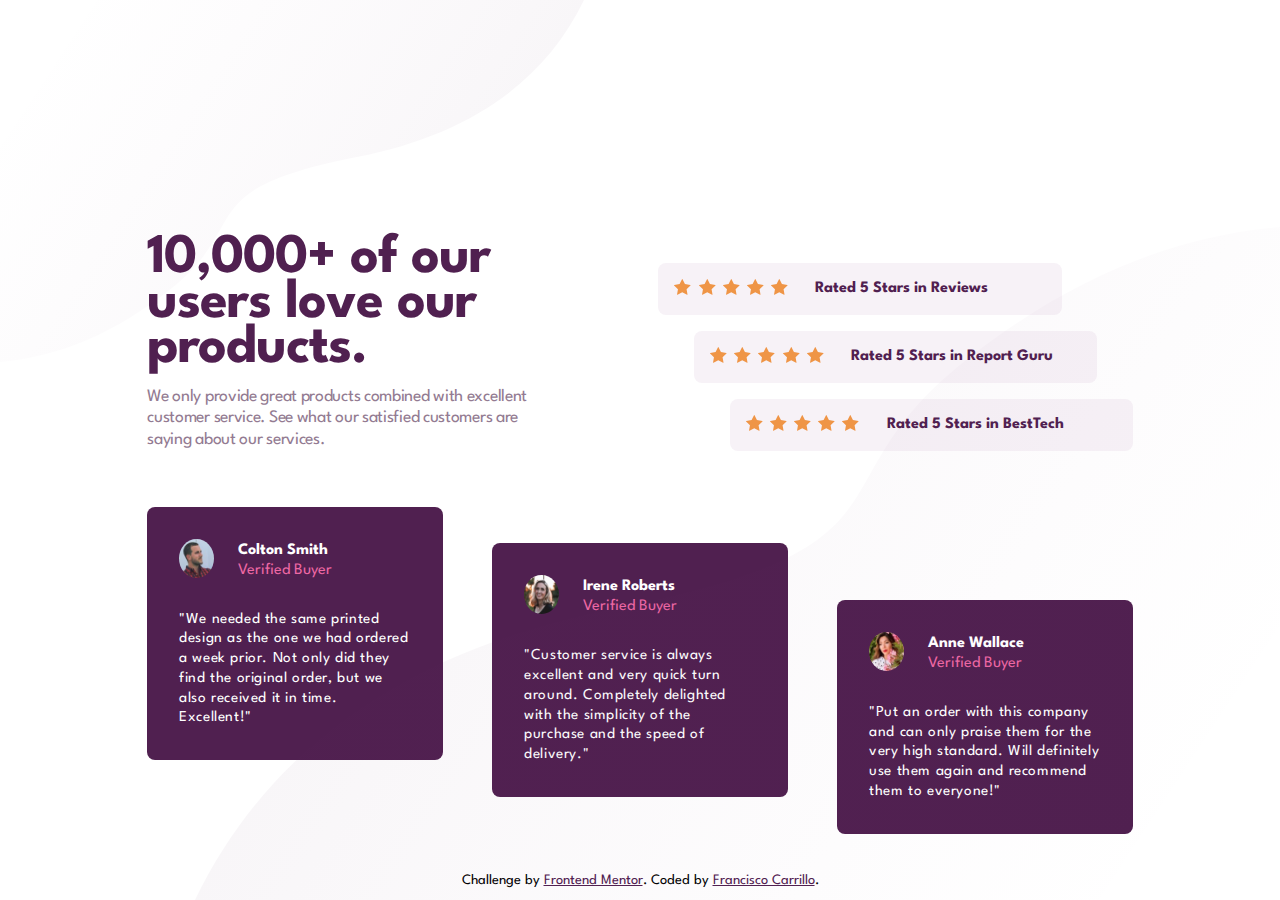
<file: social-proof-section/index.html>
<!DOCTYPE html>
<html lang="en">
<head>
    <meta charset="UTF-8">
    <meta http-equiv="X-UA-Compatible" content="IE=edge">
    <meta name="viewport" content="width=device-width, initial-scale=1.0">
    <link rel="stylesheet" href="./css/main.css">
    <title>Frontend Mentor | Social proof section</title>
</head>
<body>
    <main>
        <section class="hero">
            <h1>10,000+ of our users love our products.</h1>
            <p>
                We only provide great products combined with excellent customer service.
                See what our satisfied customers are saying about our services.
            </p>
        </section>
        <section class="review">
            <div class="review-item">
                <div class="stars">
                    <img src="./images/icon-star.svg" alt="star icon">
                    <img src="./images/icon-star.svg" alt="star icon">
                    <img src="./images/icon-star.svg" alt="star icon">
                    <img src="./images/icon-star.svg" alt="star icon">
                    <img src="./images/icon-star.svg" alt="star icon">
                </div>
                <h2>Rated 5 Stars in Reviews</h2>
            </div>
            <div class="review-item">
                <div class="stars">
                    <img src="./images/icon-star.svg" alt="star icon">
                    <img src="./images/icon-star.svg" alt="star icon">
                    <img src="./images/icon-star.svg" alt="star icon">
                    <img src="./images/icon-star.svg" alt="star icon">
                    <img src="./images/icon-star.svg" alt="star icon">
                </div>
                <h2>Rated 5 Stars in Report Guru</h2>
            </div>
            <div class="review-item">
                <div class="stars">
                    <img src="./images/icon-star.svg" alt="star icon">
                    <img src="./images/icon-star.svg" alt="star icon">
                    <img src="./images/icon-star.svg" alt="star icon">
                    <img src="./images/icon-star.svg" alt="star icon">
                    <img src="./images/icon-star.svg" alt="star icon">
                </div>
                <h2>Rated 5 Stars in BestTech</h2>
            </div>
        </section>
        <section class="testimonials">
            <article class="testimonial">
                <div class="testimonial__header">
                    <img class="testimonial__img" src="./images/image-colton.jpg" alt="Colton image">
                    <div class="testimonial__user-info">
                        <h3>Colton Smith</h3>
                        <p>Verified Buyer</p>
                    </div>
                </div>
                <blockquote class="testimonial__comment">
                    "We needed the same printed design as the one we had ordered a week prior.
                    Not only did they find the original order, but we also received it in time.
                    Excellent!"
                </blockquote>
            </article>
            <article class="testimonial">
                <div class="testimonial__header">
                    <img class="testimonial__img" src="./images/image-irene.jpg" alt="Irene image">
                    <div class="testimonial__user-info">
                        <h3>Irene Roberts</h3>
                        <p>Verified Buyer</p>
                    </div>
                </div>
                <blockquote class="testimonial__comment">
                    "Customer service is always excellent and very quick turn around. Completely
                    delighted with the simplicity of the purchase and the speed of delivery."
                </blockquote>
            </article>
            <article class="testimonial">
                <div class="testimonial__header">
                    <img class="testimonial__img" src="./images/image-anne.jpg" alt="Anne image">
                    <div class="testimonial__user-info">
                        <h3>Anne Wallace</h3>
                        <p>Verified Buyer</p>
                    </div>
                </div>
                <blockquote class="testimonial__comment">
                    "Put an order with this company and can only praise them for the very high
                    standard. Will definitely use them again and recommend them to everyone!"
                </blockquote>
            </article>
        </section>
    </main>
    <footer>
        <p class="attribution">
            Challenge by <a href="https://www.frontendmentor.io?ref=challenge">Frontend Mentor</a>. 
            Coded by <a href="https://github.com/frank-itachi">Francisco Carrillo</a>.
        </p>
    </footer>
</body>
</html>
</file>
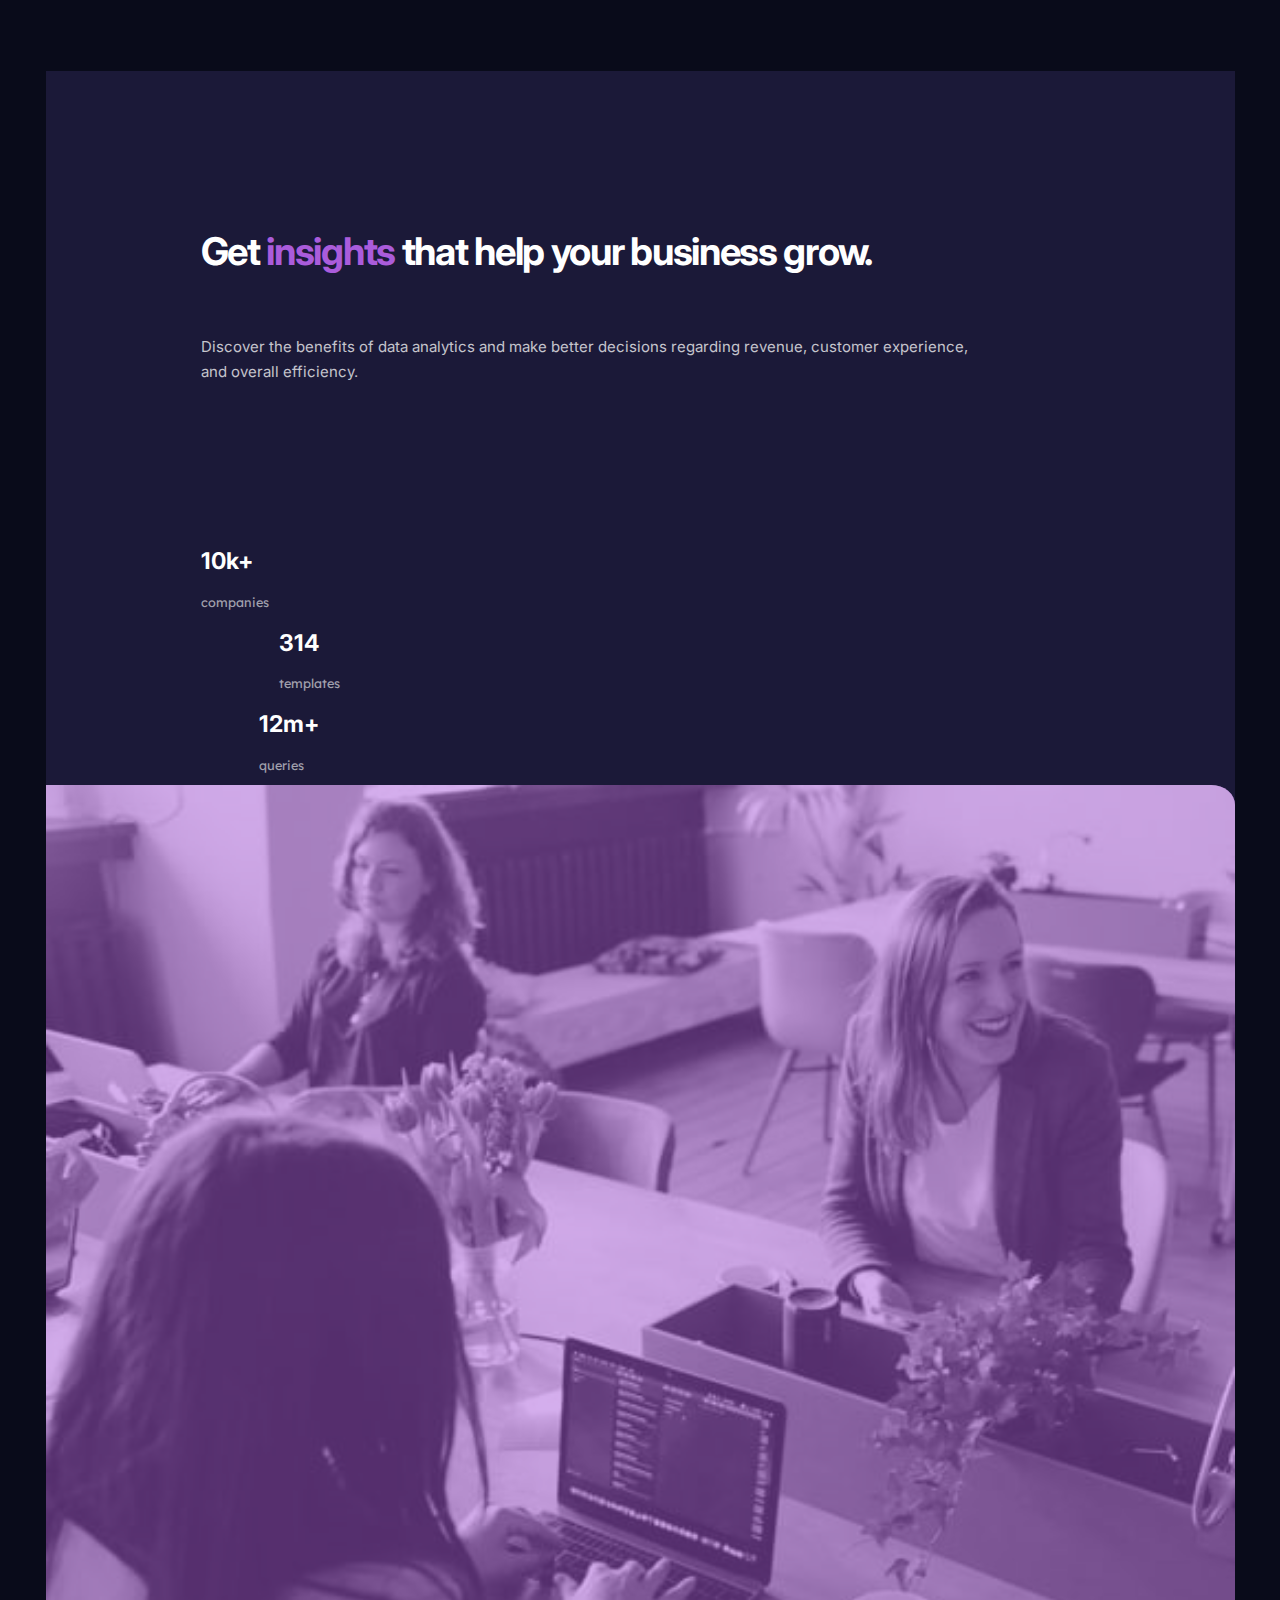
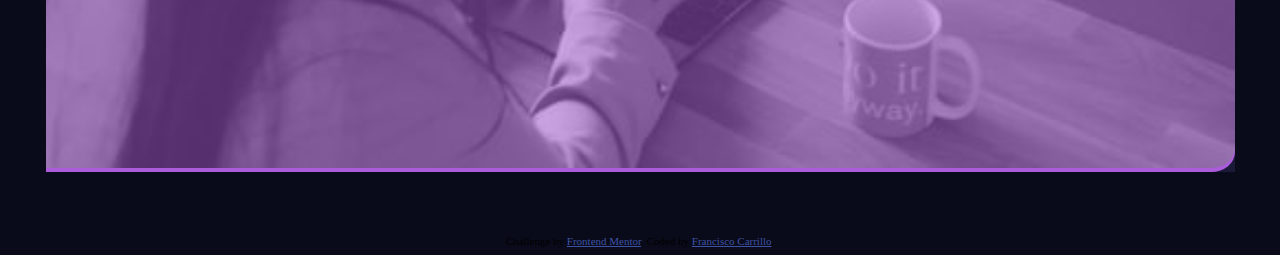
<file: stats-preview-card-component/index.html>
<!DOCTYPE html>
<html lang="en">
<head>
    <meta charset="UTF-8">
    <meta http-equiv="X-UA-Compatible" content="IE=edge">
    <meta name="viewport" content="width=device-width, initial-scale=1.0">
    <!-- BootStrap links  -->
    <link href="https://cdn.jsdelivr.net/npm/bootstrap@5.3.0-alpha1/dist/css/bootstrap.min.css" rel="stylesheet" integrity="sha384-GLhlTQ8iRABdZLl6O3oVMWSktQOp6b7In1Zl3/Jr59b6EGGoI1aFkw7cmDA6j6gD" crossorigin="anonymous">
    <!-- Google Fonts  -->
    <link rel="preconnect" href="https://fonts.googleapis.com">
    <link rel="preconnect" href="https://fonts.gstatic.com" crossorigin>
    <link href="https://fonts.googleapis.com/css2?family=Inter:wght@400;700&family=Lexend+Deca&display=swap" rel="stylesheet">
    <!-- Custom CSS StyleSheet  -->
   <link rel="stylesheet" href="./css/styles.css">
   <link rel="icon" type="image/png" sizes="32x32" href="./images/favicon-32x32.png">
   <title>Frontend Mentor | Stats preview card component</title>
</head>
<body>
    <main>
        <section id="main-section">
            <div class="container-fluid container-fluid vh-100 d-flex align-items-center main-container">
                <div class="row justify-content-center w-100 g-0 main-row">
                    <div class="col-lg-10 main-col">
                        <!-- Card Section  -->
                            <div class="card main-card">
                                <div class="row gx-4 card-row">
                                <div class="col-md-6 col-card-content">
                                    <div class="card-body">
                                    <h1 class="card-title">Get <span>insights</span> that help your business grow.</h1>
                                    <p class="card-text">Discover the benefits of data analytics and make better decisions regarding revenue, customer 
                                        experience, and overall efficiency.</p>
                                    <div class="row g-0 card-body-row">
                                        <div class="col-12 col-md-3">
                                            <h2>10k+</h2>
                                            <p class="text-uppercase">companies</p>
                                            </div>
                                        <div class="col-12 col-md-4">
                                            <h2>314 </h2>
                                            <p class="text-uppercase">templates</p>
                                        </div>
                                        <div class="col-12 col-md-5">
                                            <h2 class="text-uppercase">12m+</h2>
                                            <p class="text-uppercase">queries</p>
                                            </div>
                                    </div>
                                    </div>
                                </div>
                                <div class="col-md-6 col-card-image">
                                    <div class="image-wrapper">
                                        <picture>
                                            <source srcset="./images/image-header-mobile.jpg"
                                                media="(max-width: 375px)">
                                            <img class="main-img" src="./images//image-header-desktop.jpg" alt="">
                                        </picture>
                                    </div>
                                </div>
                                </div>
                            </div>
                        <!-- End of Card Section  -->
                    </div>
                </div>
            </div>
        </section>
        <footer>
            <div class="attribution">
                Challenge by <a href="https://www.frontendmentor.io?ref=challenge" target="_blank">Frontend Mentor</a>. 
                Coded by <a href="https://github.com/frank-itachi">Francisco Carrillo</a>.
              </div>
        </footer>
    </main>
    <script src="https://cdn.jsdelivr.net/npm/bootstrap@5.3.0-alpha1/dist/js/bootstrap.bundle.min.js" integrity="sha384-w76AqPfDkMBDXo30jS1Sgez6pr3x5MlQ1ZAGC+nuZB+EYdgRZgiwxhTBTkF7CXvN" crossorigin="anonymous"></script>
</body>
</html>
</file>
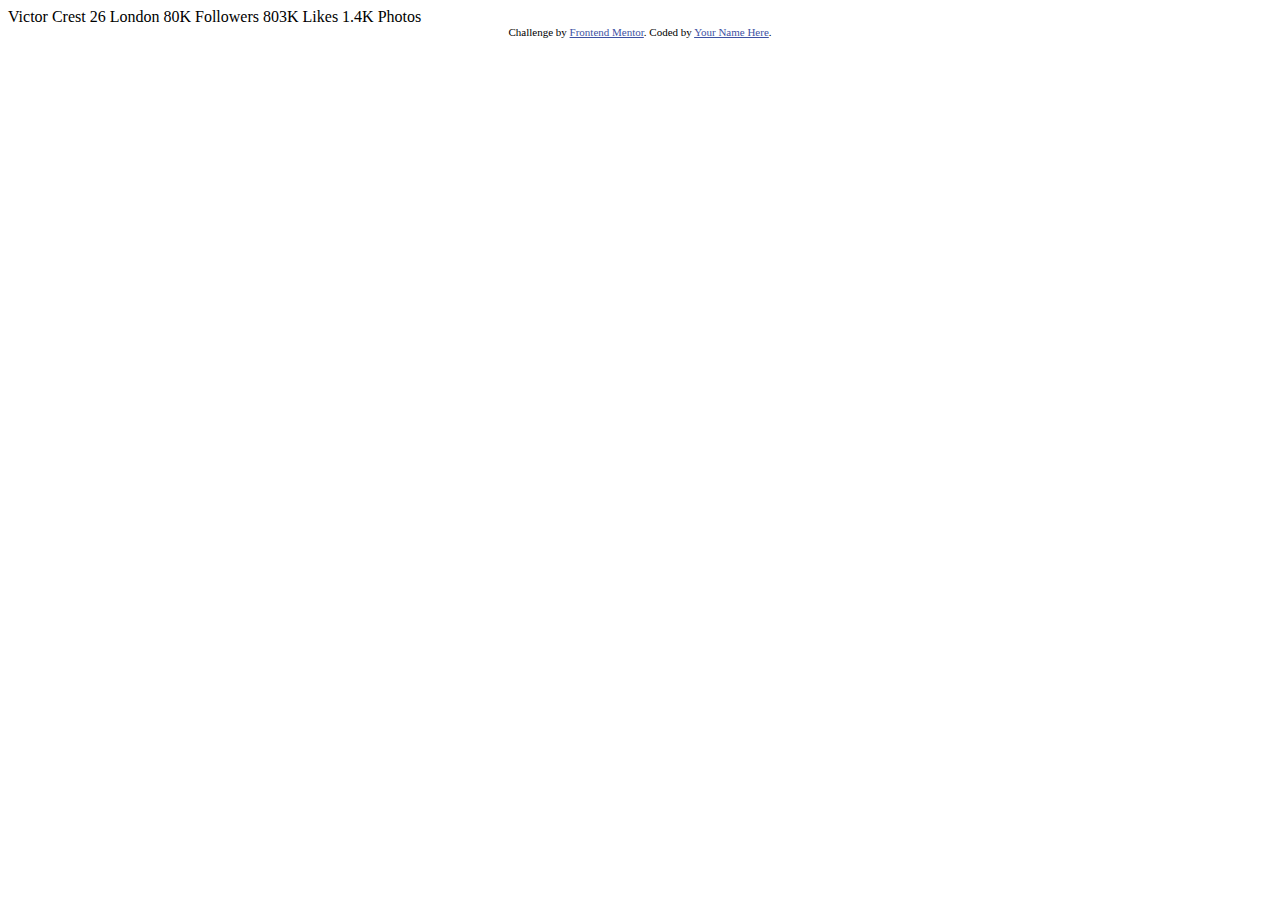
<file: profile-card-component/index-old.html>
<!DOCTYPE html>
<html lang="en">
<head>
  <meta charset="UTF-8">
  <meta name="viewport" content="width=device-width, initial-scale=1.0"> <!-- displays site properly based on user's device -->

  <link rel="icon" type="image/png" sizes="32x32" href="./images/favicon-32x32.png">
  
  <title>Frontend Mentor | Profile card component</title>

  <!-- Feel free to remove these styles or customise in your own stylesheet 👍 -->
  <style>
    .attribution { font-size: 11px; text-align: center; }
    .attribution a { color: hsl(228, 45%, 44%); }
  </style>
</head>
<body>
  Victor Crest
  26
  London

  80K
  Followers

  803K
  Likes

  1.4K
  Photos
  <div class="attribution">
    Challenge by <a href="https://www.frontendmentor.io?ref=challenge" target="_blank">Frontend Mentor</a>. 
    Coded by <a href="#">Your Name Here</a>.
  </div>
</body>
</html>
</file>
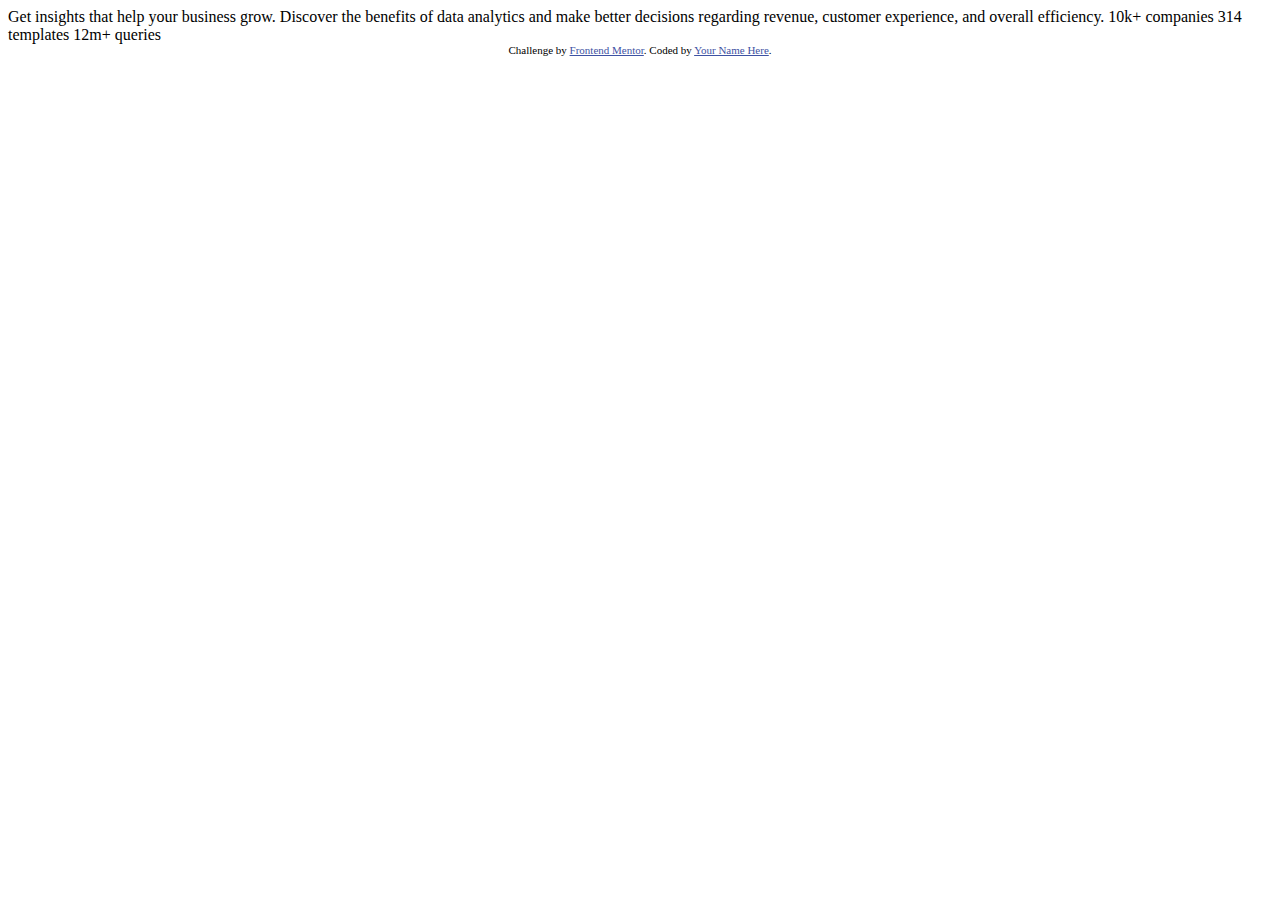
<file: stats-preview-card-component/index-old.html>
<!DOCTYPE html>
<html lang="en">
<head>
  <meta charset="UTF-8">
  <meta name="viewport" content="width=device-width, initial-scale=1.0"> <!-- displays site properly based on user's device -->

  <link rel="icon" type="image/png" sizes="32x32" href="./images/favicon-32x32.png">
  
  <title>Frontend Mentor | Stats preview card component</title>

  <!-- Feel free to remove these styles or customise in your own stylesheet 👍 -->
  <style>
    .attribution { font-size: 11px; text-align: center; }
    .attribution a { color: hsl(228, 45%, 44%); }
  </style>
</head>
<body>

  Get insights that help your business grow.

  Discover the benefits of data analytics and make better decisions regarding revenue, customer 
  experience, and overall efficiency.

  10k+ companies
  314 templates
  12m+ queries

  <div class="attribution">
    Challenge by <a href="https://www.frontendmentor.io?ref=challenge" target="_blank">Frontend Mentor</a>. 
    Coded by <a href="#">Your Name Here</a>.
  </div>
</body>
</html>
</file>
<file: 3-column-preview-card-component/css/styles.css>
/* General Styles  */
body {
    background-color: hsl(0, 0%, 95%);
}

p, .card button {
    font-size: 15px;
}

p {
    line-height: 1.7;
    color: hsla(0, 0%, 100%, 0.75);
}

.card-text, .card button {
    font-family: 'Lexend Deca', sans-serif;
}

.card button, .card button:hover {
    border: 2px solid;
}

.card button {
    font-weight: lighter;
    margin-top: 25.5%;
    padding: 6% 14.5%;
}

.card button:hover{
    color: #fff;
}


/* Main Section  */

.main-row {
    padding: 8% 0 5% 0;
}

.main-col {
    margin-left: 0%;
}


/* Cards Sections  */

.card-sedan{
    background-color: hsl(31, 77%, 52%);
}

.card-suvs{
    background-color: hsl(184, 100%, 22%);
}

.card-lux{
    background-color: hsl(179, 100%, 13%);
}

/* card body section  */

.card-body {
    padding: 15%;
}

/* card icon  */
.icon-card {
    width: 30%;
}

.card-title {
    font-family: 'Big Shoulders Display', cursive;
    font-size: 2.5rem;
    color: #fff;
    margin-top: 16.99%;
}

.card-text {
    margin: 11% 0%;
}

/* card button section  */

.card-sedan button {
    color: hsl(31, 77%, 52%);
}

.card-suvs button {
    color: hsl(184, 100%, 22%);
}

.card-lux button {
    color: hsl(179, 100%, 13%);
}

/* button hover styles  */

.card-sedan button:hover {
    background-color: hsl(31, 77%, 52%);
}

.card-suvs button:hover {
    background-color: hsl(184, 100%, 22%)
}

.card-lux button:hover {
    background-color: hsl(179, 100%, 13%);
}

/* Footer Section  */

.attribution { font-size: 11px; text-align: center; }
.attribution a { color: hsl(228, 45%, 44%); }

@media (min-width: 992px){
    .main-col {
        width: 66.75%;
    }

}

@media (min-width: 576px) and (max-width: 991px){
    .main-col {
        margin-left: 0;
    }

}

@media (max-width: 375px){
    .main-row {
        padding: 25% 0 5% 0;
    }

    .main-col {
        margin-left: 0;
    }

    .card-group > .card {
        border-radius: 0;
        margin-bottom: 0;
    }

    .card-sedan {
        border-radius:3% 3% 0 0!important;
    }

    .card-lux {
        border-radius: 0 0 3% 3%!important;
    }

    .card-body {
        padding: 14% 15% 15% 15%
    }

    .card-title {
        margin-top: 15%;
        font-size: 2.5rem;
    }

    .card-text {
        margin: 11% 0% 9% 0%;
    }
    
    .card button {
        margin-top: 0;
    }
}
</file>
<file: faq-accordion-card/css/styles.css>
body {
    background: linear-gradient(hsl(273, 75%, 66%), hsl(240, 73%, 65%));
    font-family: 'Kumbh Sans', sans-serif;
}

#main-section .row {
    padding: 9.5% 8% 9.5% 8%;
}

.col {
    position: relative;
}

.sec-col-2, .sec-col-3 {
    background-color: #fff;
}

.sec-col-1 {
    width: 14%;
    background: linear-gradient(0deg, hsl(240, 73%, 65%) -38%, hsl(273, 75%, 66%) 130%);
    z-index: 1;
}

.sec-col-2 {
    background-image: url('../images/bg-pattern-desktop.svg');
    background-repeat: no-repeat;
    background-position-x: 103%;
    background-size: auto;
    background-position-y: 68%;
    border-radius: 5% 0% 0% 5%;
    box-shadow: 47px 44px 25px -5px #5742b9;
}

.sec-col-3 {
    width: 43.666667%;
    padding: 5.3% 6% 0 5%;
    border-radius: 0% 5% 5% 0%;
    box-shadow: 10px 50px 25px -15px #5742b9;
}

.box-img, .main-img {
    position: absolute
}

.box-img {
    top: 40.5%;
    left: 44.5%;
}

.main-img {
    top: 15%;
    right: 3%;
}

.main-title {
    padding: 1% 0% 0% 4%;
    font-size: 2rem;
    font-weight: bold;
}

#faq-accordion {
    margin-top: 5.5%;
}

.accordion-item {
    border: 0;
}

.devider {
    margin: .5% 0 0 4%;
    color: hsl(237, 12%, 33%);
    border-top: 1px solid;
    width: 90%;
}

.accordion-button {
    padding-left: 4.8%;
    padding-bottom: 2.6%;
    padding-right: 9%;
    font-size: 14px;
}

.accordion-body {
    padding: 0 4.4%;
    font-size: 12px;
    color: hsl(237, 12%, 33%);
}

.accordion-button:not(.collapsed) {
    color: black;
    font-weight: bold;
    background-color: inherit;
    box-shadow: none;
}

.accordion-button:hover{
    color: hsl(14, 88%, 65%);
}

.accordion-button:focus{
    border: none;
}

div.accordion-collapse.collapse.show {
    margin-bottom: 4.5%;
}

.accordion-button::after {
    background-image: url(../images/icon-arrow-down.svg);
    background-size: 60%;
    background-position-y: 40%;
    background-position-x: 40%;
    width: 6%;
}

.accordion-button:not(.collapsed)::after {
    background-image: url(../images/icon-arrow-down.svg);
    background-size: 60%;
    background-position-y: 40%;
    background-position-x: 40%;
    width: 6%;
    transform: rotate(180deg);
}

.attribution {
    text-align: center;
    color: #fff;
    font-size: 11px;
}

.attribution a {
    color: #fff;
    text-decoration: none;
    font-weight: bold;
}

/* Mobile Design  */

@media (max-width:768px){
    .col {
        width: 100%;
    }

    #main-section .row {
        min-height: 0!important;
        padding: 0% 7% 10.7% 7%;
    }

    .sec-col-1 {
        display: none;
    }

    .sec-col-2 {
        background-color: inherit;
        box-shadow: none;
        z-index: 1;
        background-image: none
    }

    .sec-col-3 {
        padding: 35.3% 1% 18% 1%;
        border-radius: 2rem;
        background-image: url('../images/bg-pattern-mobile.svg');
        background-position: top;
        background-repeat: no-repeat;
        background-position-x: 47%;
    }

    .main-img {
        width: 81%;
        position: relative;
        top: 33%;
        left: 9%;
    }

    .main-title {
        text-align: center;
        padding-left: 0%;
        padding-top: 2%;
    }

    .accordion-body {
        padding: 0% 11.4% 1% 5%;
    }

    .accordion-button {
        font-size: 13px;
    }
}

@media (min-width:576px) and (max-width:768px){

    #main-section .row {
        padding: 0% 15% 10.7% 15%;
    }

    .sec-col-3 {
        padding-top: 25%;
        padding-left: 10%;
        padding-right: 10%;
    }

    .main-img {
        width: 70%;
        left: 14%;
    }

}
</file>
<file: four-card-feature-section/css/main.css>
@import url("https://fonts.googleapis.com/css2?family=Poppins:wght@200;400;600&display=swap");
:root {
  --red: hsl(0, 78%, 62%);
  --cyan: hsl(180, 62%, 55%);
  --orange: hsl(34, 97%, 64%);
  --blue: hsl(212, 86%, 64%);
  --dark-blue: hsl(234, 12%, 34%);
  --grayish-blue: hsl(229, 6%, 66%);
  --light-gray: hsl(0, 0%, 98%);
}

*, *:after, *:before {
  box-sizing: border-box;
  margin: 0;
  padding: 0;
}

body, header {
  background-color: var(--light-gray);
}

body {
  font-family: "Poppins", sans-serif;
}

p {
  color: var(--grayish-blue);
}

header h2, ._card_title {
  color: var(--dark-blue);
}

body {
  min-height: 100vh;
  display: grid;
  grid-template-columns: 83%;
  grid-template-rows: auto auto 5%;
  grid-template-areas: "header" "main" "footer";
  justify-content: center;
  gap: 4.6rem;
}
@media (min-width: 576px) {
  body {
    grid-template-columns: 65%;
  }
}
@media (min-width: 768px) {
  body {
    grid-template-columns: 90%;
  }
}
@media (min-width: 992px) {
  body {
    grid-template-columns: 77.2%;
    gap: 3.7rem;
  }
}
body header {
  display: flex;
  grid-area: header;
  padding: 5.2rem 0 0 0.4rem;
}
@media (min-width: 768px) {
  body header {
    text-align: center;
    justify-content: center;
  }
  body header .container {
    width: 50%;
  }
}
@media (min-width: 992px) {
  body header {
    padding: 4.9rem 0 0 0;
  }
  body header .container h1, body header .container h2 {
    font-size: 2.3rem;
    margin-left: 1rem;
  }
}
body header h1 {
  font-size: 1.53rem;
  font-weight: 200;
}
body header h2 {
  font-size: 1.53rem;
}
body header p {
  margin-top: 1rem;
  font-size: 0.94rem;
  letter-spacing: 0.1px;
  line-height: 1.65;
}
body main {
  grid-area: main;
  display: grid;
  grid-template-columns: auto;
  grid-template-rows: auto auto auto auto;
  grid-template-areas: "card-1" "card-2" "card-3" "card-4";
  gap: 1.7rem;
}
@media (min-width: 768px) {
  body main {
    gap: 1rem;
    grid-template-columns: repeat(3, 1fr);
    grid-template-rows: repeat(2, 1fr);
    grid-template-areas: "card-1 card-2 card-4" "card-1 card-3 card-4";
    row-gap: 2.9rem;
    -moz-column-gap: 1.9rem;
         column-gap: 1.9rem;
  }
}
body main ._card {
  padding: 7.55% 8.5% 7.5% 8.9%;
  background: #fff;
  box-shadow: 0px 20px 61px -26px var(--grayish-blue);
  border-radius: 0.5em;
}
body main ._card ._card_title {
  font-size: 1.26rem;
}
body main ._card ._card_text {
  font-size: 0.84rem;
  margin-top: 0.4rem;
}
body main ._card:nth-child(1) {
  grid-area: card-1;
  border-top: solid 3px var(--cyan);
}
@media (min-width: 768px) {
  body main ._card:nth-child(1) {
    align-self: center;
  }
}
body main ._card:nth-child(2) {
  grid-area: card-2;
  border-top: solid 3px var(--red);
}
body main ._card:nth-child(3) {
  grid-area: card-3;
  border-top: solid 3px var(--orange);
}
body main ._card:nth-child(4) {
  grid-area: card-4;
  border-top: solid 3px var(--blue);
}
@media (min-width: 768px) {
  body main ._card:nth-child(4) {
    align-self: center;
  }
}
body main ._card ._card_img {
  display: flex;
  justify-content: end;
  margin-top: 2.1rem;
}
body main ._card ._card_img img {
  width: 23.5%;
}
body footer {
  grid-area: footer;
}
body footer .attribution {
  font-size: 11px;
  text-align: center;
}
body footer .attribution a {
  color: hsl(228, 45%, 44%);
}/*# sourceMappingURL=main.css.map */
</file>
<file: nft-preview-card-component/css/styles.css>
body {
    font-family: 'Outfit', sans-serif;
    background-color: hsl(217, 54%, 11%);
}

em {
    font-style: normal;
}

hr {
    margin: 0;
    color: hsl(0, 0%, 100%);
    opacity: .1;
}

.card a {
    text-decoration: none;
    color: hsl(0, 0%, 100%);
}

.card a:hover{
    color:hsl(178, 100%, 50%);
} 

.card, .main-img {
    position: relative;
}

.card-title, .attribution {
    color: hsl(0, 0%, 100%);
}

/* Main Section  */

#main .container-fluid {
    padding-left: 7.5%;
    padding-top: 11%;
    padding-bottom: 10%;
}

.main-col {
    padding: 0 2.2%;
}

p {
    font-size: 18px;
    color: hsl(215, 51%, 70%);
    font-weight: lighter;
}

/* Card Section  */

.card {
    background-color: hsl(216, 50%, 16%);
    box-shadow: 0px 20px 6px 18px #0c1729;
}

.img-link {
    width: 85%;
    margin: 8% 7% 7% 7%;
}

.img-link:hover {
    background-color: hsl(178, 100%, 50%);
}

.main-img {
    z-index: 1;
    width: 100%;
}

.main-img:hover {
    opacity: .3;
}

.icon-view {
    position: absolute;
    top: 27%;
    left: 43%;
}

.card-body {
    padding: 0 7.2%;
}

.card-title {
    font-weight: bold;
    font-size: 1.4rem;
    margin-bottom: 4.5%;
}

.coin-section {
    padding: 1% 0 0 1%;
    margin-bottom: 2%;
}

.coin-section p {
    font-size: 17px;
}

.coin-section .coin {
    font-weight: bold;
    color:hsl(178, 100%, 50%);
}

.creator-section {
    padding: 2% 1%;
    margin-bottom: 5%;
    margin-top: 3.5%;
}

.avatar-img {
    width: 11%;
    height: 10%;
    border: 1px solid hsl(0, 0%, 100%);
    border-radius: 100%;
}

.creator-section p {
    margin-left: 4.8%;
    margin-top: 1.2%;
    font-size: 16px;  
}

/* Footer Section  */

.attribution { 
    font-size: 11px; 
    text-align: center; 
    padding-left: 20%;
}

.attribution a { color: hsl(228, 45%, 44%); }


@media(max-width:375px){
    #main .container-fluid {
        padding: 3%;
    }

    .card {
        box-shadow: none;
    }

    p {
        font-size: 16px;
    }

    .coin-section .coin {
        font-size: 15px;
    }

    .creator-section {
        margin-top: 1.5%;
    }

    .attribution {
        padding-left: 0;
    }
}
</file>
<file: order-summary-component/css/styles.css>
/* General Styles  */

body {
    font-family: 'Red Hat Display', sans-serif;
    background-color: #E0E8FF;
    background-image: url("../images/pattern-background-desktop.svg");
    background-repeat: no-repeat;
    background-position-y: -4.6rem
}

.card-title, .plan-description h2 {
    color: hsl(223, 47%, 23%);
}

.card-title, .plan-description h2, .main-card-buttons button, .change-link {
    font-weight: bold;
}

.main-card .plan-description h2, .main-card .plan-description p {
    font-size: 1.1rem;
}

.main-card .plan-description p, .main-card-buttons .cancel-btn, .card-text {
    color: hsl(224, 23%, 55%);
}

/* Main Section  */

#main {
    padding-right: 0;
}

/* Main Card Section  */
.main-card {
    text-align: center;
    box-shadow:  0px 50px 108px -90px #312bd9;
    border-radius: 1.5rem;
}

.main-card .card-body {
    padding: 3rem 2.5rem;
}

/* Card Title  */

.main-card .card-body .card-title {
    font-size: 1.8rem;
    margin-bottom: 1.5rem;
    text-shadow: 1px 1px 1px hsl(224, 23%, 55%);
}

/* Card Image  */

.main-card .card-image {
    border-radius: 1.5rem 1.5rem 0 0;
}

/* Card Text  */

.main-card .card-text{
    padding: 0 1rem;
    font-size: 16px;
}

/* Card Plan Section  */

.main-card .plans {
    background-color: hsl(225, 100%, 98%);
    padding: .5rem 1.5rem;
    margin: 1.8rem 0;
}

.main-card .plan-description {
    padding: 1rem 0 0 1rem;
}

.main-card .plan-description h2 {
    margin: 0;
}

/* Card Buttons Section  */

.main-card-buttons button {
    padding: .7rem;
}

.main-card-buttons .proceed-btn {
    background-color: #312BD9;
    color: #ffff;
    box-shadow: 0px 15px 34px -19px #312bd9;
}

/* Footer Section  */

.attribution { font-size: 11px; text-align: center; }
.attribution a { color: hsl(228, 45%, 44%); }

/* Mobile Design Section  */

@media (max-width: 375px){

    body {
        background-image: url("../images/pattern-background-mobile.svg");
    }

    #main {
        padding: 15% 0 15% 6%;
    }

    .main-card .card-body {
        padding: 3rem 1rem;       
    }

    .main-card .card-body .card-title {
        font-size: 1.5rem;       
    }

    .main-card .card-body .card-text {
        font-size: 1rem;
        padding: 0 1.6rem;
    }

    .main-card .plan-description p, .main-card .plan-description h2, .change-link {
        font-size: .9rem;
    }

}
</file>
<file: product-preview-card-component/css/main.css>
body h1, body h2 {
  font-family: "Fraunces", serif;
  margin: 0;
}
body p {
  color: hsl(228, 12%, 48%);
}
body .add-btn, body p {
  font-family: "Montserrat", sans-serif;
  font-size: 14px;
}
body main {
  background-color: hsl(30, 38%, 92%);
  display: grid;
  grid-template-rows: auto 0.1fr;
  grid-template-areas: "main-section" "footer";
  min-height: 100vh;
  padding-top: 7%;
}
@media (min-width: 992px) {
  body main {
    grid-template-rows: 0.98fr 0.1fr;
  }
}
body main #main-section {
  grid-area: main-section;
  align-self: center;
  justify-self: center;
  width: 92%;
}
@media (min-width: 576px) {
  body main #main-section {
    width: 75%;
  }
}
@media (min-width: 768px) {
  body main #main-section {
    width: 90%;
  }
}
@media (min-width: 992px) {
  body main #main-section {
    width: 41.8%;
    align-self: end;
  }
}
body main #main-section #main-card {
  background-color: hsl(0, 0%, 100%);
  border-radius: 15px;
  display: grid;
  grid-template-rows: auto auto;
  grid-template-areas: "card-image" "card-content";
}
@media (min-width: 768px) {
  body main #main-section #main-card {
    grid-template-rows: auto;
    grid-template-columns: auto auto;
    grid-template-areas: "card-image card-content";
  }
}
@media (min-width: 992px) {
  body main #main-section #main-card {
    grid-template-columns: 1fr 1fr;
  }
}
body main #main-section .c-img {
  grid-area: card-image;
}
body main #main-section .c-img img {
  border-radius: 15px 15px 0 0;
  width: 100%;
}
@media (min-width: 768px) {
  body main #main-section .c-img img {
    border-radius: 15px 0 0 15px;
  }
}
body main #main-section .c-content {
  grid-area: card-content;
  padding: 6.5% 7.5% 6.7% 7.44%;
}
@media (min-width: 576px) {
  body main #main-section .c-content {
    padding: 10%;
  }
}
@media (min-width: 992px) {
  body main #main-section .c-content {
    padding: 11.5% 10% 10% 10%;
  }
}
body main #main-section .c-content p.header {
  text-transform: uppercase;
  margin-bottom: 0;
  letter-spacing: 3.5px;
}
body main #main-section .c-content .c-title {
  font-size: 2rem;
  margin-top: 3.5%;
  line-height: 0.99;
}
@media (min-width: 992px) {
  body main #main-section .c-content .c-title {
    margin-top: 5.9%;
  }
}
body main #main-section .c-content .c-text {
  margin-top: 5.5%;
  line-height: 1.59;
  margin-bottom: 1.5rem;
}
body main #main-section .c-content .price-section {
  margin-bottom: 5%;
}
@media (min-width: 992px) {
  body main #main-section .c-content .price-section {
    margin-bottom: 10%;
  }
}
body main #main-section .c-content .price-section h2 {
  font-size: 2rem;
  color: #458C6B;
}
body main #main-section .c-content .price-section p {
  margin: 3% 0 0 6.6%;
  text-decoration: line-through;
}
@media (min-width: 576px) {
  body main #main-section .c-content .price-section p {
    margin: 2.5% 0 0 auto;
  }
}
@media (min-width: 992px) {
  body main #main-section .c-content .price-section p {
    margin: 0;
    padding: 4% 0% 0 7%;
  }
}
body main #main-section .c-content .c-buttons .add-btn {
  background-color: #458C6B;
  font-weight: bold;
  color: #fff;
  padding: 0.8rem 1rem;
}
body main footer {
  grid-area: footer;
  padding: 5% 1%;
}
body main footer .attribution {
  font-size: 11px;
  text-align: center;
}
body main footer .attribution a {
  color: hsl(228, 45%, 44%);
}/*# sourceMappingURL=main.css.map */
</file>
<file: profile-card-component/css/main.css>
@import url("https://fonts.googleapis.com/css2?family=Kumbh+Sans:wght@400;700&display=swap");
:root {
  --dark-cyan: hsl(185, 75%, 39%);
  --verydark-desaturated-blue: hsl(229, 23%, 23%);
  --dark-grayish-blue: hsl(227, 10%, 46%);
  --dark-gray: hsl(0, 0%, 59%);
  --ft-bold: 700;
  --ft-regular: 400;
}

*, *:after, *:before {
  box-sizing: border-box;
  margin: 0;
  padding: 0;
}

h1, h2 {
  color: var(--verydark-desaturated-blue);
  font-weight: var(--ft-bold);
}

.profile-name span, p {
  color: var(--dark-grayish-blue);
}

body {
  background: url(../images/bg-pattern-top.svg) no-repeat, url(../images/bg-pattern-bottom.svg) no-repeat;
  background-position: -50vw -25vh, 45vw 60vh;
  background-size: 110%;
  background-color: var(--dark-cyan);
  font-family: "Kumbh Sans", sans-serif;
  min-height: 100vh;
  display: flex;
  flex-flow: column wrap;
  justify-content: center;
  align-items: center;
}
@media (min-width: 576px) {
  body {
    background-position: -50vw -50vh, 45vw 60vh;
  }
}
@media (min-width: 768px) {
  body {
    background-position: -50vw -70vh, 40vw 50vh;
  }
}
@media (min-width: 992px) {
  body {
    background-position: -40vw -100vh, 40vw 50vh;
    background-size: 95%;
  }
}
body main {
  width: clamp(330px, 85vw, 20% + 60px);
  height: clamp(350px, 51.5vh, 30% + 100px);
}
body main .card {
  text-align: center;
  background: url(../images/bg-pattern-card.svg) top no-repeat;
  box-shadow: 0px 10px 60px -22px #062528;
  background-color: #fff;
  border-radius: 0.8rem;
}
body main .card img {
  border-radius: 5em;
  border: 5px solid #fff;
  margin-top: 5.15rem;
  margin-bottom: 0.8rem;
}
body main .card .profile-name {
  font-size: 1.2rem;
  margin-bottom: 0.5rem;
}
body main .card .profile-name span {
  font-size: 1.2rem;
  font-weight: var(--ft-regular);
}
body main .card .country {
  font-size: 0.9rem;
  font-weight: var(--ft-regular);
}
body main .card .devider {
  margin-top: 1.5rem;
  border: 0;
  border-top: 1px solid #e6e6e6;
}
body main .card ul {
  list-style-type: none;
  display: flex;
  flex-flow: row wrap;
  justify-content: space-around;
  padding: 1.5rem 2rem 1.3rem 1rem;
}
body main .card ul li {
  display: inline-block;
}
body main .card ul h2 {
  font-size: 1.1rem;
  margin-bottom: 0.5rem;
}
body main .card ul p {
  font-size: 0.65rem;
  letter-spacing: 1px;
}/*# sourceMappingURL=main.css.map */
</file>
<file: qr-code-component/css/main.css>
body {
  margin: 0;
  font-family: "Outfit", sans-serif;
}
body main {
  background-color: hsl(212, 45%, 89%);
  min-height: 100vh;
  display: grid;
  grid-template-rows: auto auto;
  grid-template-areas: "main-content" "footer";
}
@media (min-width: 992px) {
  body main {
    grid-template-rows: auto 0.1fr;
  }
}
body main #main-content {
  grid-area: main-content;
  align-self: end;
  justify-self: center;
  padding-top: 22%;
  width: 85%;
}
@media (min-width: 576px) {
  body main #main-content {
    width: 60%;
  }
}
@media (min-width: 768px) {
  body main #main-content {
    width: 45%;
  }
}
@media (min-width: 992px) {
  body main #main-content {
    align-self: center;
    justify-self: center;
    padding-top: 0;
    margin-top: 5.4%;
    width: 22.3%;
  }
}
body main #main-content #main-card {
  background-color: hsl(0, 0%, 100%);
  border: none;
  border-radius: 20px;
  box-shadow: 0px 38px 66px -38px hsl(220, 15%, 55%);
  padding: 5.9% 4.5% 7% 5%;
  text-align: center;
}
@media (min-width: 992px) {
  body main #main-content #main-card {
    padding: 4.4% 5% 7% 5%;
  }
}
body main #main-content #main-card img {
  border-radius: 10px;
}
body main #main-content #main-card .card-body {
  padding-left: 2%;
}
body main #main-content #main-card .card-title {
  color: hsl(218, 44%, 22%);
  font-weight: bold;
  font-size: 1.39rem;
  line-height: 1.26;
  margin-left: 3%;
  margin-top: 3%;
}
body main #main-content #main-card .card-text {
  color: hsl(220, 15%, 55%);
  font-size: 15px;
  margin-top: 5.8%;
  line-height: 1.29;
  letter-spacing: 0.2px;
  margin-left: 3%;
}
body main footer {
  grid-area: footer;
  align-self: start;
  padding: 5%;
}
@media (min-width: 992px) {
  body main footer {
    padding: 2%;
  }
}
body main footer .attribution {
  font-size: 11px;
  text-align: center;
}
body main footer .attribution a {
  color: hsl(228, 45%, 44%);
}/*# sourceMappingURL=main.css.map */
</file>
<file: social-proof-section/css/main.css>
@import url("https://fonts.googleapis.com/css2?family=League+Spartan:wght@400;500;700&display=swap");
/* CSS HELPER */
*, *:after, *:before {
  box-sizing: border-box;
  margin: 0;
  padding: 0;
}

/* GENERAL STYLING  */
h1,
h2,
h3 {
  font-weight: 700;
}

h1,
h2 {
  color: hsl(300, 43%, 22%);
}

body:before, body:after {
  position: absolute;
  content: "";
  background-size: auto;
  background-repeat: no-repeat;
  width: 100vw;
  height: 100vh;
}
body:before {
  background-image: url("../images/bg-pattern-top-mobile.svg");
  background-position: left top;
}
@media (min-width: 768px) {
  body:before {
    background-image: url("../images/bg-pattern-top-desktop.svg");
  }
}
body:after {
  background-image: url("../images/bg-pattern-bottom-mobile.svg");
  background-position: right bottom;
  top: 50vh;
}
@media (min-width: 768px) {
  body:after {
    background-image: url("../images/bg-pattern-bottom-desktop.svg");
    top: 0;
  }
}

body {
  background-color: hsl(0, 0%, 100%);
  display: grid;
  grid-template-columns: 85%;
  grid-template-rows: auto 0.1fr;
  font-family: "League Spartan", sans-serif;
  justify-content: center;
  gap: 2rem;
  min-height: 100vh;
}
@media (min-width: 576px) {
  body {
    grid-template-columns: 75%;
  }
}
@media (min-width: 768px) {
  body {
    grid-template-columns: 95%;
  }
}
@media (min-width: 1200px) {
  body {
    grid-template-columns: 77%;
  }
}

main {
  display: grid;
  grid-template-columns: auto;
  grid-template-rows: repeat(3, auto);
  text-align: center;
  gap: 2.5rem;
}
@media (min-width: 768px) {
  main {
    -moz-column-gap: 1rem;
         column-gap: 1rem;
    grid-template-columns: 0.7fr 1fr;
    grid-template-rows: 0.86fr auto;
    grid-template-areas: "hero review" "testimonials testimonials";
    text-align: left;
    row-gap: 3.5rem;
  }
}

.hero {
  padding: 3.5rem 0 0 0;
}
@media (min-width: 768px) {
  .hero {
    align-self: end;
    grid-area: hero;
    padding: 0;
  }
}
.hero h1 {
  font-size: 2.5rem;
  line-height: 0.8;
  letter-spacing: -1px;
  margin-bottom: 1rem;
}
@media (min-width: 1200px) {
  .hero h1 {
    font-size: 3.5rem;
  }
}
.hero p {
  font-size: 1.1rem;
  line-height: 1.2;
  color: hsl(303, 10%, 53%);
  letter-spacing: -0.3px;
  font-weight: 400;
}

.review {
  display: flex;
  flex-flow: column wrap;
  gap: 1rem;
}
@media (min-width: 768px) {
  .review {
    align-self: end;
    grid-area: review;
  }
}
@media (min-width: 1200px) {
  .review {
    padding-left: 6rem;
  }
}

.review-item {
  background-color: hsl(300, 24%, 96%);
  border-radius: 0.5rem;
  display: flex;
  flex-flow: column wrap;
  gap: 0.5rem;
  padding: 1rem;
}
@media (min-width: 768px) {
  .review-item {
    flex-flow: row wrap;
    align-items: center;
    width: 85%;
  }
  .review-item:nth-child(1) {
    align-self: flex-start;
  }
  .review-item:nth-child(2) {
    align-self: center;
  }
  .review-item:nth-child(3) {
    align-self: flex-end;
  }
  .review-item img {
    margin-right: 0.2rem;
  }
}
.review-item h2 {
  font-size: 1rem;
  margin-left: 1rem;
}

.testimonials {
  display: flex;
  flex-flow: column wrap;
  gap: 1rem;
}
@media (min-width: 768px) {
  .testimonials {
    grid-area: testimonials;
    flex-flow: row wrap;
    justify-content: space-between;
    gap: 0;
  }
}

.testimonial {
  background-color: hsl(300, 43%, 22%);
  border-radius: 0.5rem;
  color: hsl(0, 0%, 100%);
  padding: 2rem;
  text-align: left;
}
@media (min-width: 768px) {
  .testimonial {
    flex: 0 1 30%;
  }
  .testimonial:nth-child(1) {
    align-self: flex-start;
  }
  .testimonial:nth-child(2) {
    align-self: center;
  }
  .testimonial:nth-child(3) {
    align-self: flex-end;
  }
}

.testimonial__header {
  display: flex;
}
.testimonial__header .testimonial__img {
  border-radius: 100%;
  width: 15%;
}

.testimonial__user-info {
  padding-left: 1.5rem;
  align-self: center;
}
.testimonial__user-info h3, .testimonial__user-info p {
  font-size: 1rem;
}
.testimonial__user-info h3 {
  line-height: 1.5;
}
.testimonial__user-info p {
  color: hsl(333, 80%, 67%);
  font-weight: 400;
}

.testimonial__comment {
  margin-top: 2rem;
  font-size: 0.95rem;
  letter-spacing: 0.6px;
  line-height: 1.3;
}

footer .attribution {
  font-size: 0.9rem;
  text-align: center;
  padding: 0.5rem;
}
footer .attribution a {
  color: hsl(300, 43%, 22%);
}/*# sourceMappingURL=main.css.map */
</file>
<file: stats-preview-card-component/css/styles.css>
body {
    background-color: hsl(233, 47%, 7%);
}

.card-title, h2 {
    color: hsl(0, 0%, 100%);
}

h2 {
    font-family: 'Inter', sans-serif;
    font-size: 1.45rem;
    font-weight: bold;
    margin-bottom: 1.99%;
}

/* # --------- # */

.main-row {
    padding: 4.99% 2.9% 5% 3%;
}

.main-card {
    border: none;
    background-color: hsl(244, 38%, 16%);
}

.card-body {
    padding-left: 13%;
    padding-top: 9.9%;
    padding-right: 5%;
}


.card-title {
    font-family: 'Inter', sans-serif;
    margin: 4.2% 0%;
    font-size: 2.39rem;
    letter-spacing: -1.3px;
    font-weight: bold;
    line-height: 1.1;
}

.card-title span {
    color: hsl(277, 64%, 61%);
}

.card-text {
    font-family: 'Inter', sans-serif;
    padding-right: 19%;
    font-size: 15px;
    margin-top: 6.5%;
    line-height: 1.65;
    color: hsla(0, 0%, 100%, 0.75);
}

.image-wrapper {
    background-color: hsl(277, 64%, 61%);
    border-radius: 0% 2% 2% 0;
}

.image-wrapper img{
    width: 100%;
    opacity: 50%;
    border-radius: 0% 2% 2% 0;
}

.card-body-row {
    margin-top: 16.6%;
}

.card-body-row div:nth-child(2){
    padding-left: 8%;
}

.card-body-row div:nth-child(3){
    padding-left: 6%;
}

.card-body-row p{
    font-family: 'Lexend Deca', sans-serif;
    font-size: 12.7px;
    color: hsla(0, 0%, 100%, 0.6);
}

.attribution { font-size: 11px; text-align: center; }
.attribution a { color: hsl(228, 45%, 44%); }

/* # ---- Mobile Design ----#  */

@media (max-width:768px){

    .main-container {
        height: 0%!important;
        padding: 6%;
    }

    .main-row {
        padding: 0%;
    }

    .main-card {
        margin-top: 20%;
        padding-bottom: 5%;
    }

    .card-row {
        position: relative;
    }

    .col-card-content {
        margin-top: 65.44%;
    }

    .card-body {
        text-align: center;
        padding: 0% 10%;
    }

    .card-title {
        font-size: 1.8rem;
        letter-spacing: -.5px;
        margin-top: 12%;
    }

    .card-text {
        padding: 1.5%;
        letter-spacing: normal;
        line-height: 1.6;
    }

    .col-card-image {
        position: absolute;
    }

    .card-body-row {
        margin: 0;
        margin-top: 11%;
    }

    .card-body-row div:nth-child(1){
        padding-top: 3%;
    }

    .card-body-row div:nth-child(2),
    .card-body-row div:nth-child(3){
        padding: 0%;
        margin-top: 5%;
    }

    .image-wrapper, .image-wrapper .main-img {
        border-radius: 2% 2% 0% 0;
    }

}


@media (min-width:576px) and (max-width:991px){
    .main-container {
        padding: 15%;
    }
}
</file>
